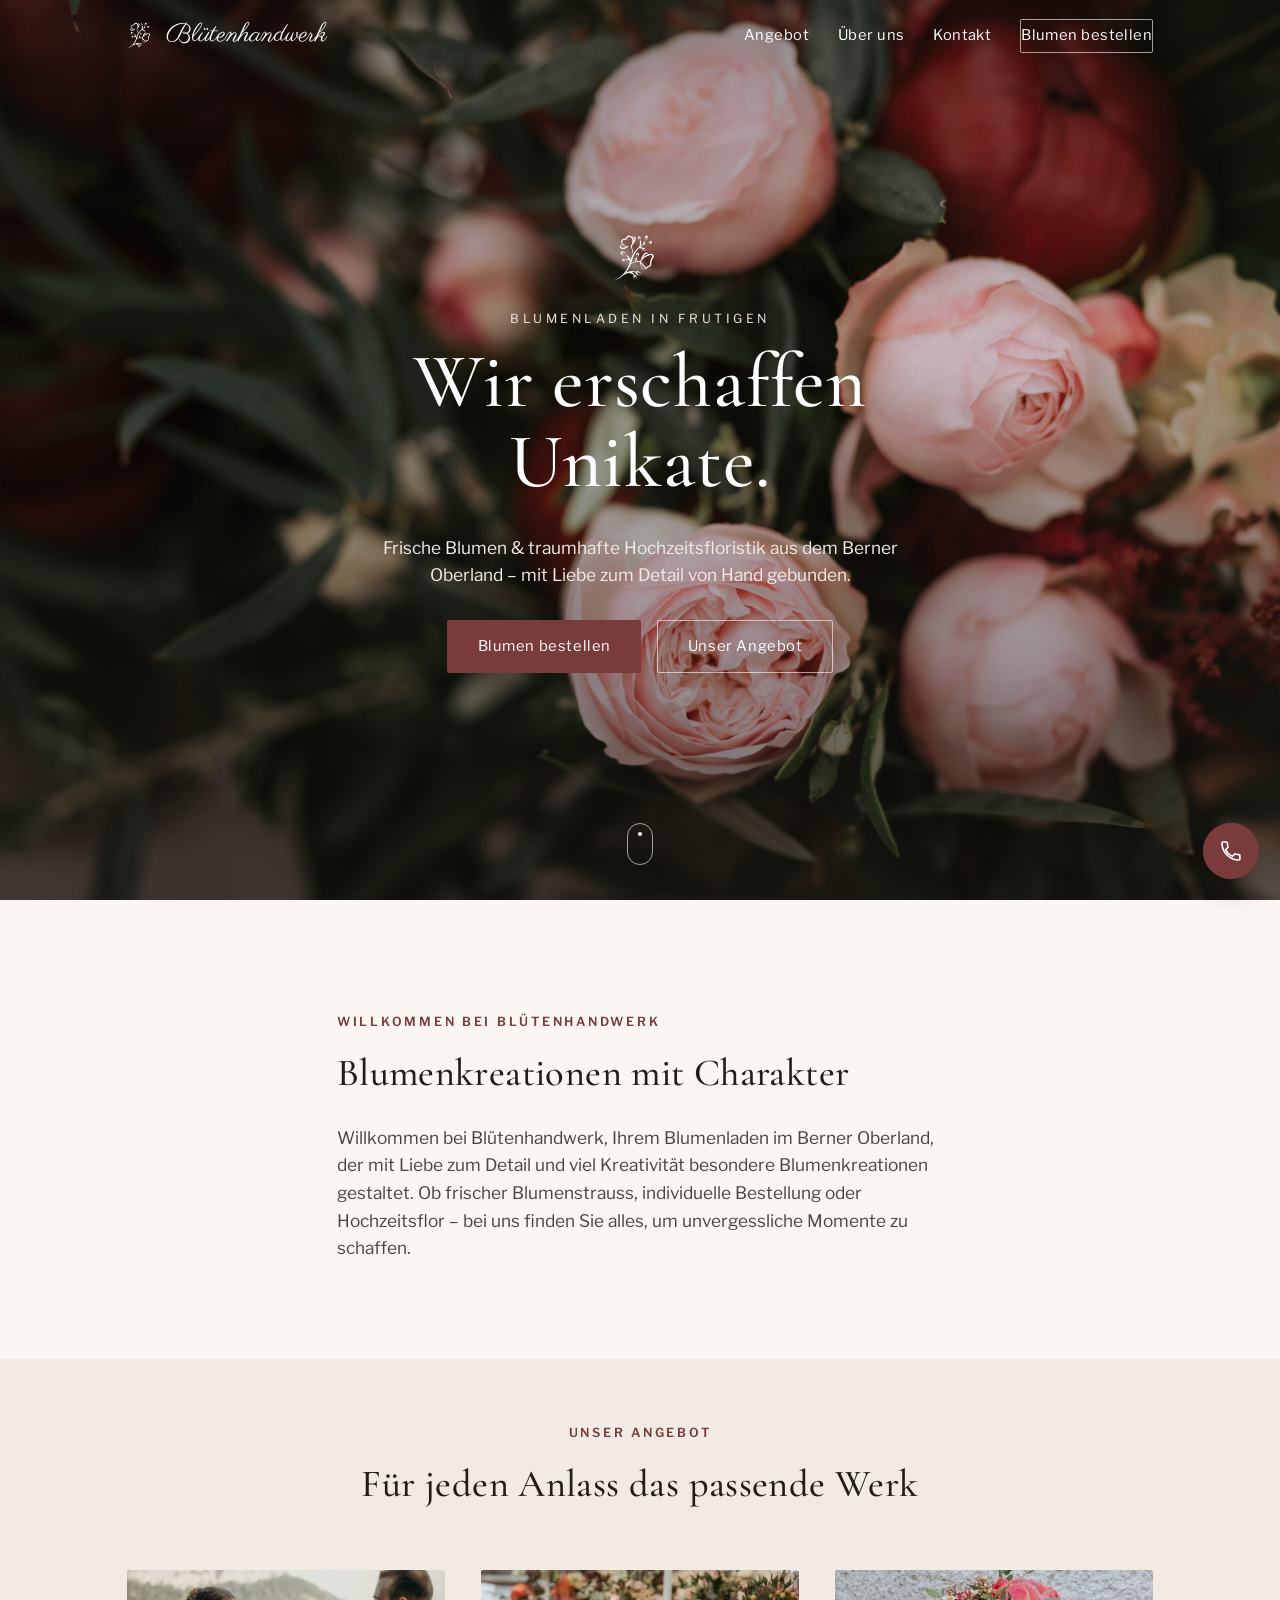
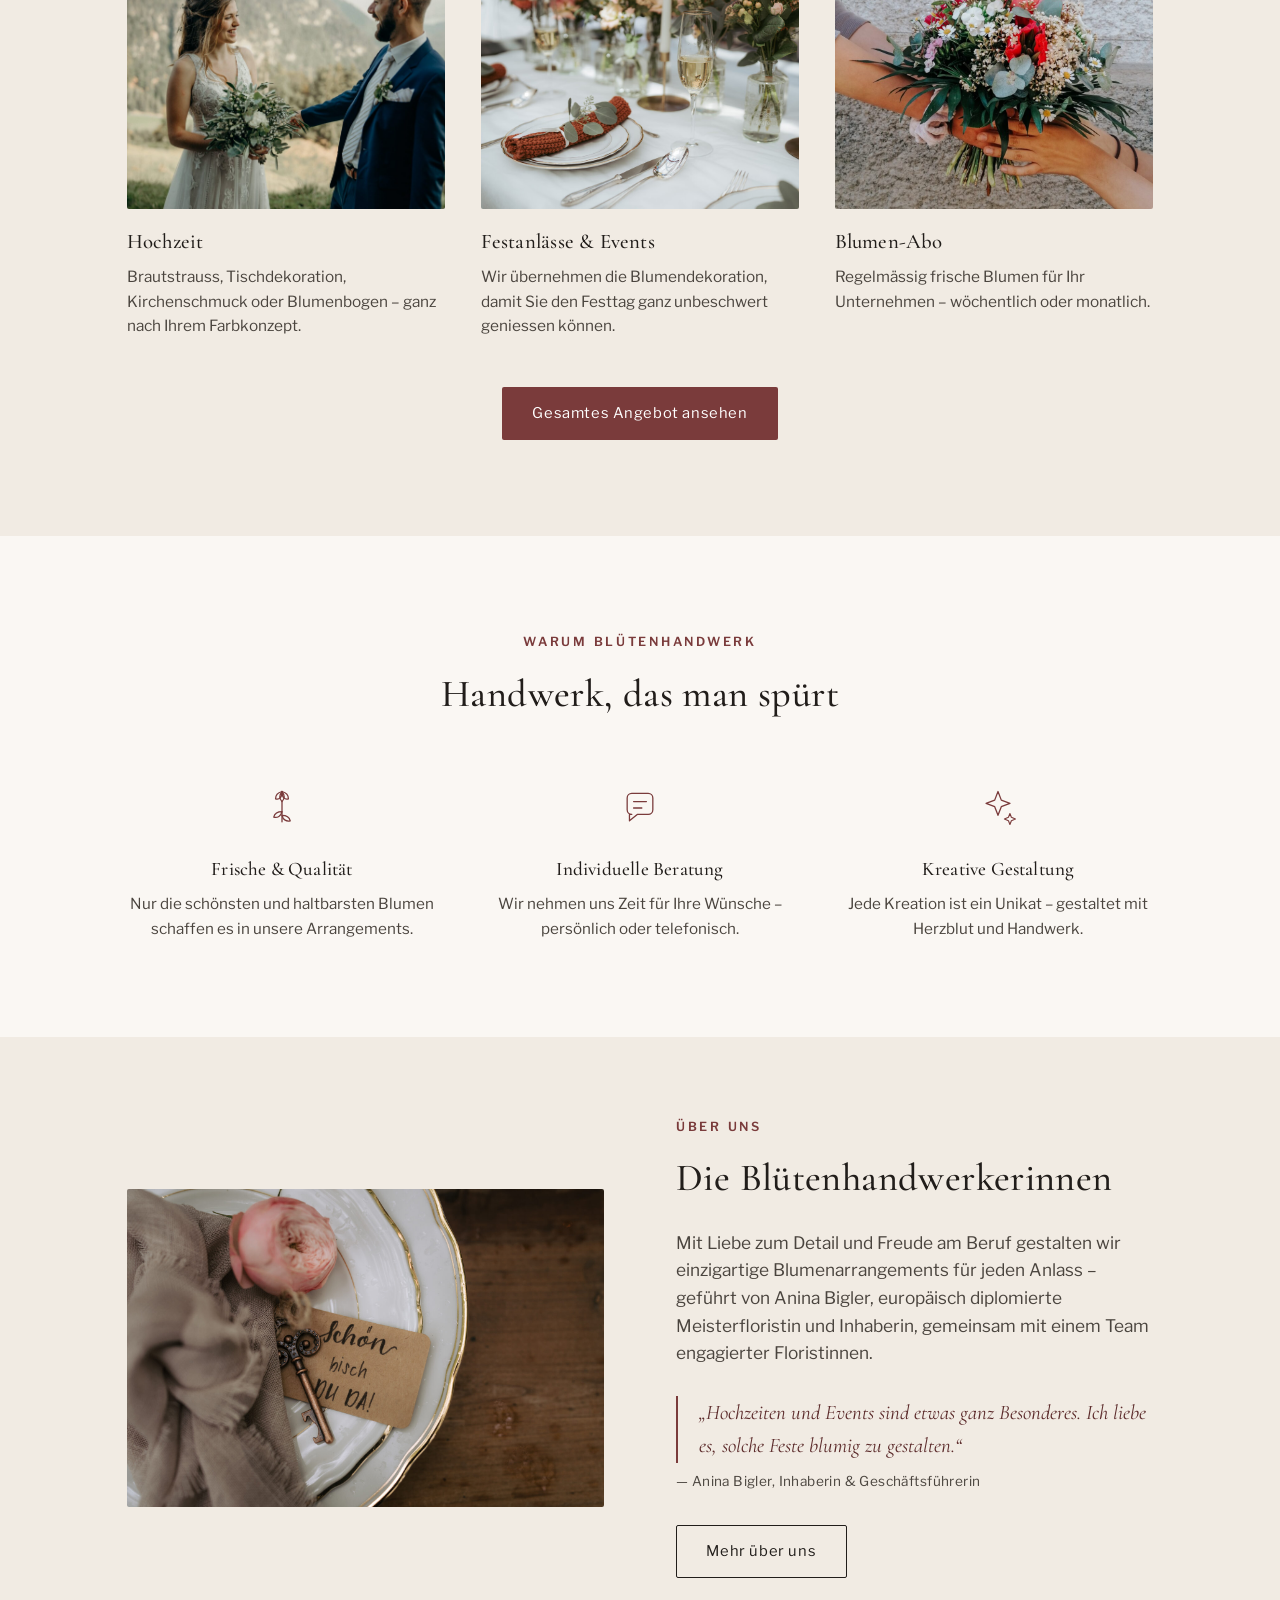
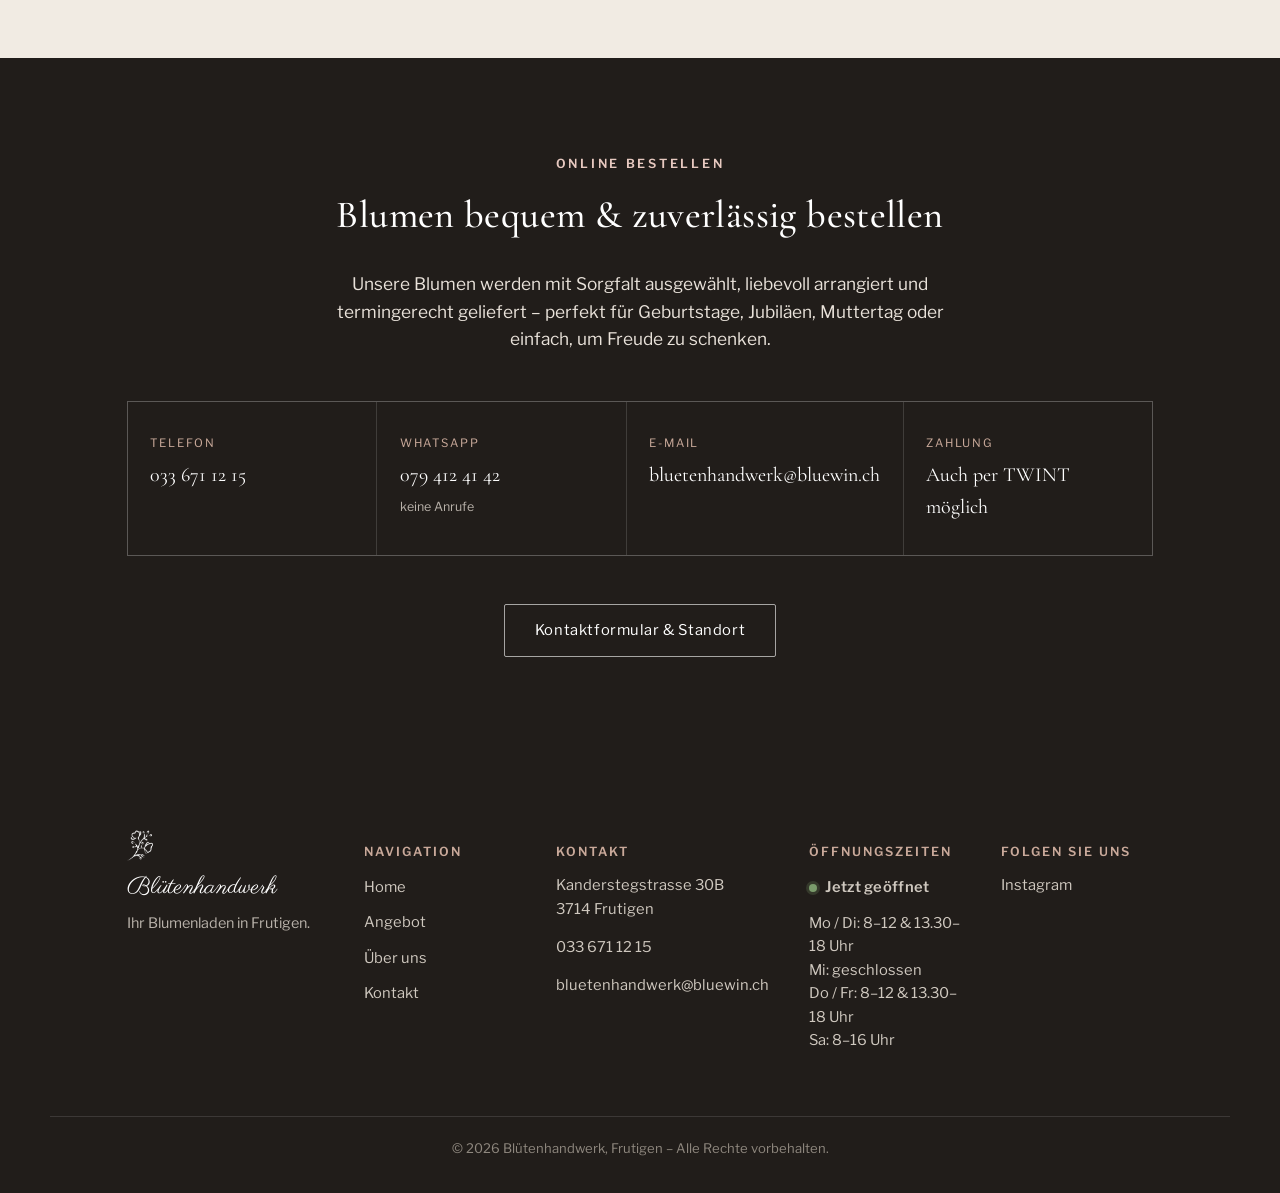
<file: index.html>
<!DOCTYPE html>
<html lang="de">
<head>
<meta charset="UTF-8">
<meta name="viewport" content="width=device-width, initial-scale=1.0">
<title>Blütenhandwerk – Blumenladen in Frutigen | Hochzeitsfloristik &amp; frische Blumen</title>
<meta name="description" content="Blütenhandwerk – Ihr Blumenladen in Frutigen. Frische Blumensträusse, individuelle Hochzeitsfloristik und florale Unikate mit Liebe zum Detail.">
<link rel="canonical" href="index.html">
<link rel="icon" type="image/png" href="assets/img/favicon.png">
<link rel="preconnect" href="https://fonts.googleapis.com">
<link rel="preconnect" href="https://fonts.gstatic.com" crossorigin>
<link href="https://fonts.googleapis.com/css2?family=Libre+Franklin:wght@300;400;500;600;700&family=Cormorant+Garamond:ital,wght@0,400;0,500;0,600;1,400&family=Parisienne&display=swap" rel="stylesheet">
<link rel="stylesheet" href="styles.css">
<script type="application/ld+json">
{
  "@context": "https://schema.org",
  "@type": "Florist",
  "name": "Blütenhandwerk",
  "image": "https://xn--bltenhandwerk-xob.ch/wp-content/uploads/2021/06/cropped-Styled-Shoot-Bluetenhandwerk-18-scaled-1.jpg",
  "telephone": "+41336711215",
  "email": "bluetenhandwerk@bluewin.ch",
  "address": {
    "@type": "PostalAddress",
    "streetAddress": "Kanderstegstrasse 30B",
    "postalCode": "3714",
    "addressLocality": "Frutigen",
    "addressCountry": "CH"
  },
  "openingHoursSpecification": [
    { "@type": "OpeningHoursSpecification", "dayOfWeek": ["Monday","Tuesday","Thursday","Friday"], "opens": "08:00", "closes": "12:00" },
    { "@type": "OpeningHoursSpecification", "dayOfWeek": ["Monday","Tuesday","Thursday","Friday"], "opens": "13:30", "closes": "18:00" },
    { "@type": "OpeningHoursSpecification", "dayOfWeek": "Saturday", "opens": "08:00", "closes": "16:00" }
  ],
  "sameAs": ["https://www.instagram.com/bluetenhandwerk.ch/"]
}
</script>
</head>
<body>

<a class="skip-link" href="#main">Zum Inhalt springen</a>

<header class="site-header" id="siteHeader">
  <div class="header-inner">
    <a href="index.html" class="brand" aria-label="Blütenhandwerk Startseite">
      <img src="assets/img/logo-icon-white.png" alt="" class="brand-icon" aria-hidden="true">
      <span class="brand-word">Blütenhandwerk</span>
    </a>

    <div class="header-actions">
      <nav class="main-nav" id="mainNav" aria-label="Hauptnavigation">
        <a href="angebot.html">Angebot</a>
        <a href="ueber-uns.html">Über uns</a>
        <a href="kontakt.html">Kontakt</a>
        <a href="kontakt.html#bestellen" class="nav-cta">Blumen bestellen</a>
      </nav>

      <button class="nav-toggle" id="navToggle" aria-label="Menü öffnen" aria-expanded="false" aria-controls="mainNav">
        <span></span><span></span><span></span>
      </button>
    </div>
  </div>
  <div class="nav-backdrop" id="navBackdrop" hidden></div>
</header>

<main id="main">

  <section class="hero" id="top">
    <div class="hero-media">
      <img src="assets/img/hero.jpg" alt="Handgebundener Blumenstrauss aus Pfingstrosen und Rosen von Blütenhandwerk" loading="eager">
      <div class="hero-scrim"></div>
    </div>
    <div class="hero-content">
      <img src="assets/img/logo-icon-white.png" alt="" class="hero-icon" aria-hidden="true">
      <p class="eyebrow">Blumenladen in Frutigen</p>
      <h1>Wir erschaffen<br>Unikate.</h1>
      <p class="hero-sub">Frische Blumen &amp; traumhafte Hochzeitsfloristik aus dem Berner Oberland – mit Liebe zum Detail von Hand gebunden.</p>
      <div class="hero-actions">
        <a href="kontakt.html#bestellen" class="btn btn-primary">Blumen bestellen</a>
        <a href="angebot.html" class="btn btn-ghost">Unser Angebot</a>
      </div>
    </div>
    <a href="#intro" class="scroll-hint" aria-label="Nach unten scrollen"><span></span></a>
  </section>

  <section class="intro reveal" id="intro">
    <div class="container narrow">
      <p class="kicker">Willkommen bei Blütenhandwerk</p>
      <h2>Blumenkreationen mit Charakter</h2>
      <p class="lead">Willkommen bei Blütenhandwerk, Ihrem Blumenladen im Berner Oberland, der mit Liebe zum Detail und viel Kreativität besondere Blumenkreationen gestaltet. Ob frischer Blumenstrauss, individuelle Bestellung oder Hochzeitsflor – bei uns finden Sie alles, um unvergessliche Momente zu schaffen.</p>
    </div>
  </section>

  <section class="angebot" id="angebot">
    <div class="container">
      <p class="kicker center">Unser Angebot</p>
      <h2 class="center reveal">Für jeden Anlass das passende Werk</h2>

      <div class="angebot-grid">
        <article class="angebot-card reveal">
          <div class="angebot-img"><img src="assets/img/angebot-hochzeit.jpg" alt="Brautstrauss mit Rosen und Pfingstrosen" loading="lazy"></div>
          <h3>Hochzeit</h3>
          <p>Brautstrauss, Tischdekoration, Kirchenschmuck oder Blumenbogen – ganz nach Ihrem Farbkonzept.</p>
        </article>

        <article class="angebot-card reveal">
          <div class="angebot-img"><img src="assets/img/angebot-events.jpg" alt="Florale Dekoration für Festanlässe" loading="lazy"></div>
          <h3>Festanlässe &amp; Events</h3>
          <p>Wir übernehmen die Blumendekoration, damit Sie den Festtag ganz unbeschwert geniessen können.</p>
        </article>

        <article class="angebot-card reveal">
          <div class="angebot-img"><img src="assets/img/angebot-abo.jpg" alt="Wöchentliches Blumen-Abo" loading="lazy"></div>
          <h3>Blumen-Abo</h3>
          <p>Regelmässig frische Blumen für Ihr Unternehmen – wöchentlich oder monatlich.</p>
        </article>
      </div>

      <div class="section-cta reveal">
        <a href="angebot.html" class="btn btn-primary">Gesamtes Angebot ansehen</a>
      </div>
    </div>
  </section>

  <section class="warum" id="warum">
    <div class="container">
      <p class="kicker center">Warum Blütenhandwerk</p>
      <h2 class="center reveal">Handwerk, das man spürt</h2>

      <div class="warum-grid">
        <div class="warum-item reveal">
          <svg class="warum-icon" viewBox="0 0 48 48" fill="none" xmlns="http://www.w3.org/2000/svg" aria-hidden="true">
            <path d="M24 6c3 4 3 8 0 11-3-3-3-7 0-11Z" stroke="currentColor" stroke-width="1.4" stroke-linejoin="round"/>
            <path d="M24 6c-4 1-7 4-7 8 4 1 7-1 7-8Z" stroke="currentColor" stroke-width="1.4" stroke-linejoin="round"/>
            <path d="M24 6c4 1 7 4 7 8-4 1-7-1-7-8Z" stroke="currentColor" stroke-width="1.4" stroke-linejoin="round"/>
            <path d="M24 17v22" stroke="currentColor" stroke-width="1.4" stroke-linecap="round"/>
            <path d="M24 28c-4 0-8 2-9 6 4 1 8-1 9-6Z" stroke="currentColor" stroke-width="1.4" stroke-linejoin="round"/>
            <path d="M24 32c4 0 8 2 9 6-4 1-8-1-9-6Z" stroke="currentColor" stroke-width="1.4" stroke-linejoin="round"/>
          </svg>
          <h3>Frische &amp; Qualität</h3>
          <p>Nur die schönsten und haltbarsten Blumen schaffen es in unsere Arrangements.</p>
        </div>

        <div class="warum-item reveal">
          <svg class="warum-icon" viewBox="0 0 48 48" fill="none" xmlns="http://www.w3.org/2000/svg" aria-hidden="true">
            <path d="M10 13a5 5 0 0 1 5-5h18a5 5 0 0 1 5 5v13a5 5 0 0 1-5 5H21l-8.5 7v-7H15a5 5 0 0 1-5-5V13Z" stroke="currentColor" stroke-width="1.4" stroke-linejoin="round"/>
            <path d="M17 17h14M17 24h9" stroke="currentColor" stroke-width="1.4" stroke-linecap="round"/>
          </svg>
          <h3>Individuelle Beratung</h3>
          <p>Wir nehmen uns Zeit für Ihre Wünsche – persönlich oder telefonisch.</p>
        </div>

        <div class="warum-item reveal">
          <svg class="warum-icon" viewBox="0 0 48 48" fill="none" xmlns="http://www.w3.org/2000/svg" aria-hidden="true">
            <path d="M24 6l3.6 9.4L37 19l-9.4 3.6L24 32l-3.6-9.4L11 19l9.4-3.6L24 6Z" stroke="currentColor" stroke-width="1.4" stroke-linejoin="round"/>
            <path d="M37 30l1.6 4.1L43 36l-4.4 1.9L37 42l-1.6-4.1L31 36l4.4-1.9L37 30Z" stroke="currentColor" stroke-width="1.2" stroke-linejoin="round"/>
          </svg>
          <h3>Kreative Gestaltung</h3>
          <p>Jede Kreation ist ein Unikat – gestaltet mit Herzblut und Handwerk.</p>
        </div>
      </div>
    </div>
  </section>

  <section class="about" id="ueber-uns">
    <div class="container about-grid">
      <div class="about-media reveal">
        <img src="assets/img/about.jpg" alt="Floristin von Blütenhandwerk bei der Arbeit" loading="lazy">
      </div>
      <div class="about-copy reveal">
        <p class="kicker">Über uns</p>
        <h2>Die Blütenhandwerkerinnen</h2>
        <p class="lead">Mit Liebe zum Detail und Freude am Beruf gestalten wir einzigartige Blumenarrangements für jeden Anlass – geführt von Anina Bigler, europäisch diplomierte Meisterfloristin und Inhaberin, gemeinsam mit einem Team engagierter Floristinnen.</p>
        <blockquote>„Hochzeiten und Events sind etwas ganz Besonderes. Ich liebe es, solche Feste blumig zu gestalten.“</blockquote>
        <p class="quote-attr">— Anina Bigler, Inhaberin &amp; Geschäftsführerin</p>
        <div class="section-cta" style="margin-top:2em; text-align:left;">
          <a href="ueber-uns.html" class="btn btn-ghost-dark">Mehr über uns</a>
        </div>
      </div>
    </div>
  </section>

  <section class="bestellen" id="bestellen">
    <div class="container">
      <p class="kicker center light">Online bestellen</p>
      <h2 class="center reveal light">Blumen bequem &amp; zuverlässig bestellen</h2>
      <p class="center lead light reveal">Unsere Blumen werden mit Sorgfalt ausgewählt, liebevoll arrangiert und termingerecht geliefert – perfekt für Geburtstage, Jubiläen, Muttertag oder einfach, um Freude zu schenken.</p>

      <div class="bestellen-grid reveal">
        <a class="bestellen-item" href="tel:+41336711215">
          <span class="bestellen-label">Telefon</span>
          <span class="bestellen-value">033 671 12 15</span>
        </a>
        <a class="bestellen-item" href="https://wa.me/41794124142" target="_blank" rel="noopener">
          <span class="bestellen-label">WhatsApp</span>
          <span class="bestellen-value">079 412 41 42</span>
          <span class="bestellen-note">keine Anrufe</span>
        </a>
        <a class="bestellen-item" href="mailto:bluetenhandwerk@bluewin.ch">
          <span class="bestellen-label">E-Mail</span>
          <span class="bestellen-value">bluetenhandwerk@bluewin.ch</span>
        </a>
        <div class="bestellen-item">
          <span class="bestellen-label">Zahlung</span>
          <span class="bestellen-value">Auch per TWINT möglich</span>
        </div>
      </div>

      <div class="section-cta reveal">
        <a href="kontakt.html" class="btn btn-ghost">Kontaktformular &amp; Standort</a>
      </div>
    </div>
  </section>

</main>

<footer class="site-footer">
  <div class="container footer-grid">
    <div class="footer-brand">
      <img src="assets/img/logo-icon-white.png" alt="" class="footer-icon" aria-hidden="true">
      <span class="brand-word">Blütenhandwerk</span>
      <p>Ihr Blumenladen in Frutigen.</p>
    </div>

    <div class="footer-col">
      <h4>Navigation</h4>
      <ul>
        <li><a href="index.html">Home</a></li>
        <li><a href="angebot.html">Angebot</a></li>
        <li><a href="ueber-uns.html">Über uns</a></li>
        <li><a href="kontakt.html">Kontakt</a></li>
      </ul>
    </div>

    <div class="footer-col">
      <h4>Kontakt</h4>
      <p>Kanderstegstrasse 30B<br>3714 Frutigen</p>
      <p><a href="tel:+41336711215">033 671 12 15</a></p>
      <p><a href="mailto:bluetenhandwerk@bluewin.ch">bluetenhandwerk@bluewin.ch</a></p>
    </div>

    <div class="footer-col">
      <h4>Öffnungszeiten</h4>
      <p class="open-status" data-open-status style="margin-bottom:.8em;"></p>
      <p>Mo / Di: 8–12 &amp; 13.30–18 Uhr<br>
      Mi: geschlossen<br>
      Do / Fr: 8–12 &amp; 13.30–18 Uhr<br>
      Sa: 8–16 Uhr</p>
    </div>

    <div class="footer-col">
      <h4>Folgen Sie uns</h4>
      <p><a href="https://www.instagram.com/bluetenhandwerk.ch/" target="_blank" rel="noopener">Instagram</a></p>
    </div>
  </div>
  <div class="footer-bottom">
    <p>&copy; <span id="year"></span> Blütenhandwerk, Frutigen – Alle Rechte vorbehalten.</p>
  </div>
</footer>

<a href="tel:+41336711215" class="phone-fab" aria-label="Jetzt anrufen: 033 671 12 15">
  <svg viewBox="0 0 24 24" fill="none" xmlns="http://www.w3.org/2000/svg" aria-hidden="true">
    <path d="M6.6 10.8c1.4 2.8 3.8 5.2 6.6 6.6l2.2-2.2c.3-.3.7-.4 1-.2 1.1.4 2.3.6 3.5.6.6 0 1 .4 1 1V20c0 .6-.4 1-1 1C10.6 21 3 13.4 3 4c0-.6.4-1 1-1h3.4c.6 0 1 .4 1 1 0 1.2.2 2.4.6 3.5.1.4 0 .8-.2 1l-2.2 2.3Z" stroke="currentColor" stroke-width="1.6" stroke-linejoin="round" stroke-linecap="round"/>
  </svg>
</a>

<script src="script.js"></script>
</body>
</html>
</file>
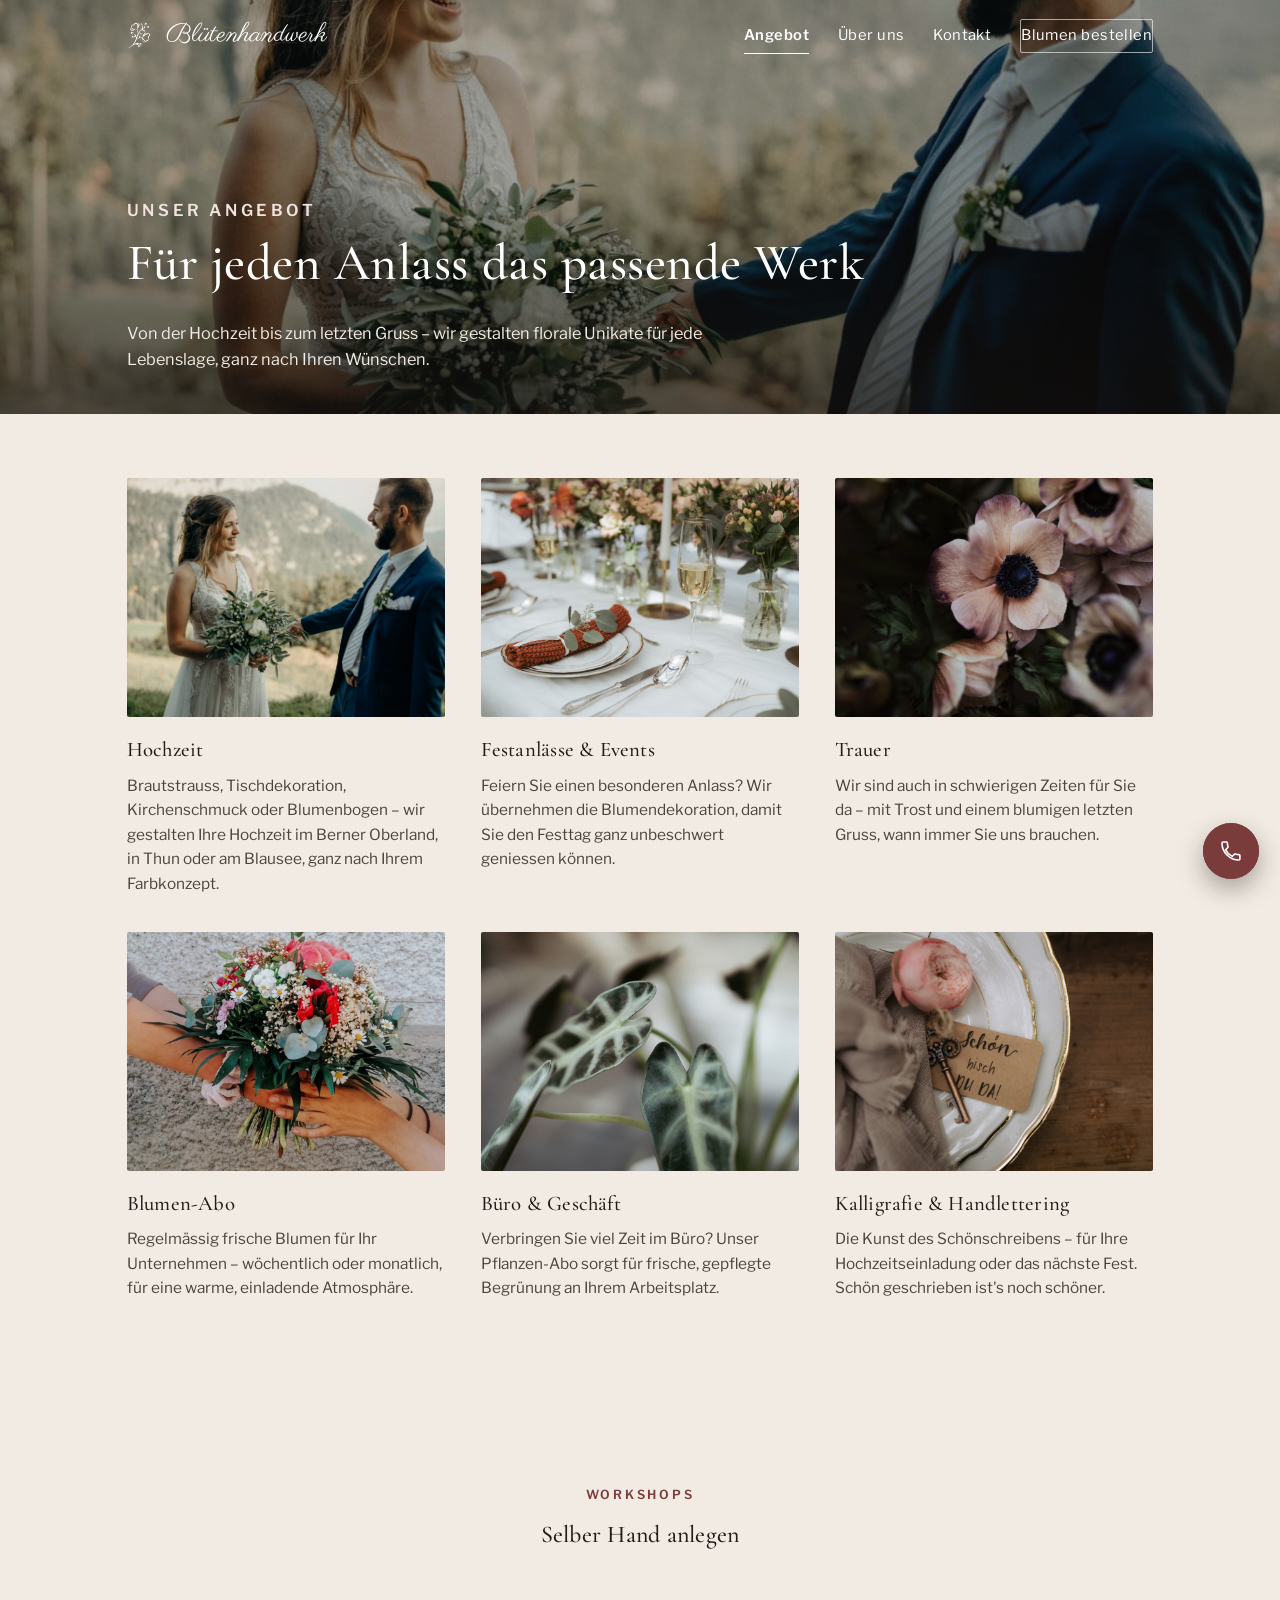
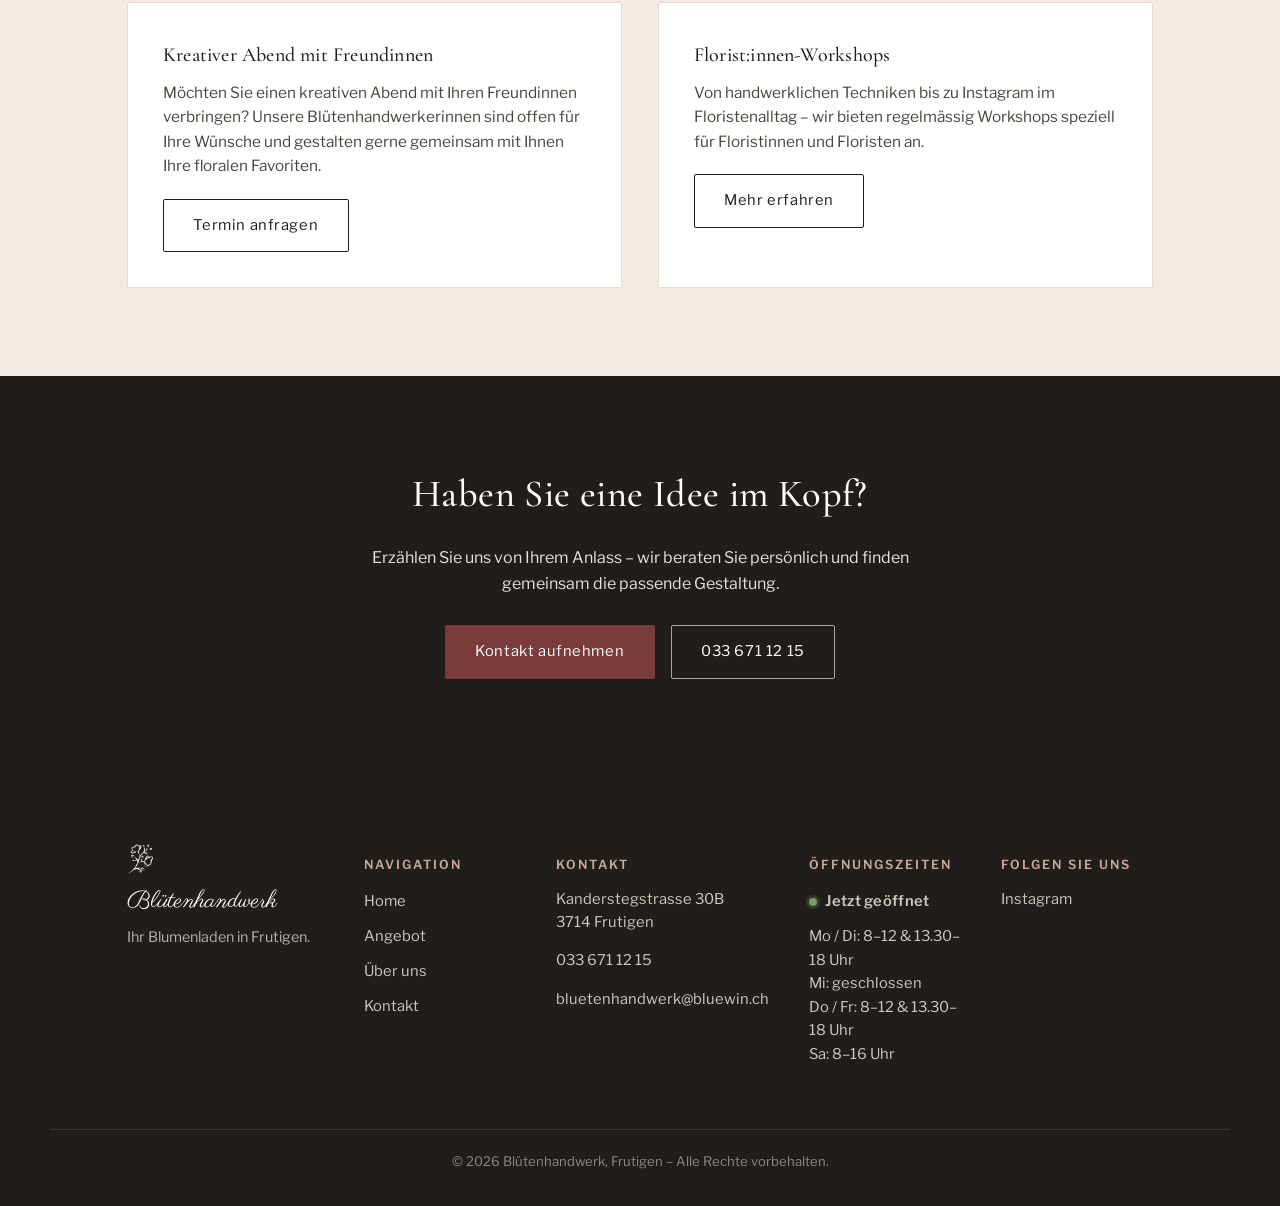
<file: angebot.html>
<!DOCTYPE html>
<html lang="de">
<head>
<meta charset="UTF-8">
<meta name="viewport" content="width=device-width, initial-scale=1.0">
<title>Unser Angebot – Hochzeit, Trauer, Events &amp; mehr | Blütenhandwerk</title>
<meta name="description" content="Hochzeitsfloristik, Trauerfloristik, Festanlässe, Blumen-Abo, Büro-Begrünung und Kalligrafie – das Angebot von Blütenhandwerk, Ihrem Blumenladen in Frutigen.">
<link rel="canonical" href="angebot.html">
<link rel="icon" type="image/png" href="assets/img/favicon.png">
<link rel="preconnect" href="https://fonts.googleapis.com">
<link rel="preconnect" href="https://fonts.gstatic.com" crossorigin>
<link href="https://fonts.googleapis.com/css2?family=Libre+Franklin:wght@300;400;500;600;700&family=Cormorant+Garamond:ital,wght@0,400;0,500;0,600;1,400&family=Parisienne&display=swap" rel="stylesheet">
<link rel="stylesheet" href="styles.css">
</head>
<body>

<a class="skip-link" href="#main">Zum Inhalt springen</a>

<header class="site-header" id="siteHeader">
  <div class="header-inner">
    <a href="index.html" class="brand" aria-label="Blütenhandwerk Startseite">
      <img src="assets/img/logo-icon-white.png" alt="" class="brand-icon" aria-hidden="true">
      <span class="brand-word">Blütenhandwerk</span>
    </a>

    <div class="header-actions">
      <nav class="main-nav" id="mainNav" aria-label="Hauptnavigation">
        <a href="angebot.html" class="current">Angebot</a>
        <a href="ueber-uns.html">Über uns</a>
        <a href="kontakt.html">Kontakt</a>
        <a href="kontakt.html#bestellen" class="nav-cta">Blumen bestellen</a>
      </nav>

      <button class="nav-toggle" id="navToggle" aria-label="Menü öffnen" aria-expanded="false" aria-controls="mainNav">
        <span></span><span></span><span></span>
      </button>
    </div>
  </div>
  <div class="nav-backdrop" id="navBackdrop" hidden></div>
</header>

<main id="main">

  <section class="page-banner">
    <img src="assets/img/angebot-hochzeit.jpg" alt="Brautstrauss von Blütenhandwerk">
    <div class="page-banner-scrim"></div>
    <div class="page-banner-content">
      <p class="kicker">Unser Angebot</p>
      <h1>Für jeden Anlass das passende Werk</h1>
      <p>Von der Hochzeit bis zum letzten Gruss – wir gestalten florale Unikate für jede Lebenslage, ganz nach Ihren Wünschen.</p>
    </div>
  </section>

  <section class="angebot" id="angebot">
    <div class="container">
      <div class="angebot-grid">
        <article class="angebot-card reveal">
          <div class="angebot-img"><img src="assets/img/angebot-hochzeit.jpg" alt="Brautstrauss mit Rosen und Pfingstrosen" loading="lazy"></div>
          <h3>Hochzeit</h3>
          <p>Brautstrauss, Tischdekoration, Kirchenschmuck oder Blumenbogen – wir gestalten Ihre Hochzeit im Berner Oberland, in Thun oder am Blausee, ganz nach Ihrem Farbkonzept.</p>
        </article>

        <article class="angebot-card reveal">
          <div class="angebot-img"><img src="assets/img/angebot-events.jpg" alt="Florale Dekoration für Festanlässe" loading="lazy"></div>
          <h3>Festanlässe &amp; Events</h3>
          <p>Feiern Sie einen besonderen Anlass? Wir übernehmen die Blumendekoration, damit Sie den Festtag ganz unbeschwert geniessen können.</p>
        </article>

        <article class="angebot-card reveal">
          <div class="angebot-img"><img src="assets/img/angebot-trauer.jpg" alt="Trauerfloristik und Kranzschmuck" loading="lazy"></div>
          <h3>Trauer</h3>
          <p>Wir sind auch in schwierigen Zeiten für Sie da – mit Trost und einem blumigen letzten Gruss, wann immer Sie uns brauchen.</p>
        </article>

        <article class="angebot-card reveal">
          <div class="angebot-img"><img src="assets/img/angebot-abo.jpg" alt="Wöchentliches Blumen-Abo" loading="lazy"></div>
          <h3>Blumen-Abo</h3>
          <p>Regelmässig frische Blumen für Ihr Unternehmen – wöchentlich oder monatlich, für eine warme, einladende Atmosphäre.</p>
        </article>

        <article class="angebot-card reveal">
          <div class="angebot-img"><img src="assets/img/angebot-buero.jpg" alt="Pflanzenbegrünung im Büro" loading="lazy"></div>
          <h3>Büro &amp; Geschäft</h3>
          <p>Verbringen Sie viel Zeit im Büro? Unser Pflanzen-Abo sorgt für frische, gepflegte Begrünung an Ihrem Arbeitsplatz.</p>
        </article>

        <article class="angebot-card reveal">
          <div class="angebot-img"><img src="assets/img/angebot-kalligrafie.jpg" alt="Moderne Kalligrafie und Handlettering" loading="lazy"></div>
          <h3>Kalligrafie &amp; Handlettering</h3>
          <p>Die Kunst des Schönschreibens – für Ihre Hochzeitseinladung oder das nächste Fest. Schön geschrieben ist's noch schöner.</p>
        </article>
      </div>
    </div>
  </section>

  <section class="workshop" id="workshops">
    <div class="container">
      <p class="kicker center">Workshops</p>
      <h2 class="center reveal">Selber Hand anlegen</h2>

      <div class="workshop-grid">
        <div class="workshop-card reveal">
          <h3>Kreativer Abend mit Freundinnen</h3>
          <p>Möchten Sie einen kreativen Abend mit Ihren Freundinnen verbringen? Unsere Blütenhandwerkerinnen sind offen für Ihre Wünsche und gestalten gerne gemeinsam mit Ihnen Ihre floralen Favoriten.</p>
          <a href="kontakt.html" class="btn btn-ghost-dark">Termin anfragen</a>
        </div>

        <div class="workshop-card reveal">
          <h3>Florist:innen-Workshops</h3>
          <p>Von handwerklichen Techniken bis zu Instagram im Floristenalltag – wir bieten regelmässig Workshops speziell für Floristinnen und Floristen an.</p>
          <a href="kontakt.html" class="btn btn-ghost-dark">Mehr erfahren</a>
        </div>
      </div>
    </div>
  </section>

  <section class="cta-banner">
    <div class="container">
      <h2>Haben Sie eine Idee im Kopf?</h2>
      <p>Erzählen Sie uns von Ihrem Anlass – wir beraten Sie persönlich und finden gemeinsam die passende Gestaltung.</p>
      <div class="btn-actions">
        <a href="kontakt.html" class="btn btn-primary">Kontakt aufnehmen</a>
        <a href="tel:+41336711215" class="btn btn-ghost">033 671 12 15</a>
      </div>
    </div>
  </section>

</main>

<footer class="site-footer">
  <div class="container footer-grid">
    <div class="footer-brand">
      <img src="assets/img/logo-icon-white.png" alt="" class="footer-icon" aria-hidden="true">
      <span class="brand-word">Blütenhandwerk</span>
      <p>Ihr Blumenladen in Frutigen.</p>
    </div>

    <div class="footer-col">
      <h4>Navigation</h4>
      <ul>
        <li><a href="index.html">Home</a></li>
        <li><a href="angebot.html">Angebot</a></li>
        <li><a href="ueber-uns.html">Über uns</a></li>
        <li><a href="kontakt.html">Kontakt</a></li>
      </ul>
    </div>

    <div class="footer-col">
      <h4>Kontakt</h4>
      <p>Kanderstegstrasse 30B<br>3714 Frutigen</p>
      <p><a href="tel:+41336711215">033 671 12 15</a></p>
      <p><a href="mailto:bluetenhandwerk@bluewin.ch">bluetenhandwerk@bluewin.ch</a></p>
    </div>

    <div class="footer-col">
      <h4>Öffnungszeiten</h4>
      <p class="open-status" data-open-status style="margin-bottom:.8em;"></p>
      <p>Mo / Di: 8–12 &amp; 13.30–18 Uhr<br>
      Mi: geschlossen<br>
      Do / Fr: 8–12 &amp; 13.30–18 Uhr<br>
      Sa: 8–16 Uhr</p>
    </div>

    <div class="footer-col">
      <h4>Folgen Sie uns</h4>
      <p><a href="https://www.instagram.com/bluetenhandwerk.ch/" target="_blank" rel="noopener">Instagram</a></p>
    </div>
  </div>
  <div class="footer-bottom">
    <p>&copy; <span id="year"></span> Blütenhandwerk, Frutigen – Alle Rechte vorbehalten.</p>
  </div>
</footer>

<a href="tel:+41336711215" class="phone-fab" aria-label="Jetzt anrufen: 033 671 12 15">
  <svg viewBox="0 0 24 24" fill="none" xmlns="http://www.w3.org/2000/svg" aria-hidden="true">
    <path d="M6.6 10.8c1.4 2.8 3.8 5.2 6.6 6.6l2.2-2.2c.3-.3.7-.4 1-.2 1.1.4 2.3.6 3.5.6.6 0 1 .4 1 1V20c0 .6-.4 1-1 1C10.6 21 3 13.4 3 4c0-.6.4-1 1-1h3.4c.6 0 1 .4 1 1 0 1.2.2 2.4.6 3.5.1.4 0 .8-.2 1l-2.2 2.3Z" stroke="currentColor" stroke-width="1.6" stroke-linejoin="round" stroke-linecap="round"/>
  </svg>
</a>

<script src="script.js"></script>
</body>
</html>
</file>
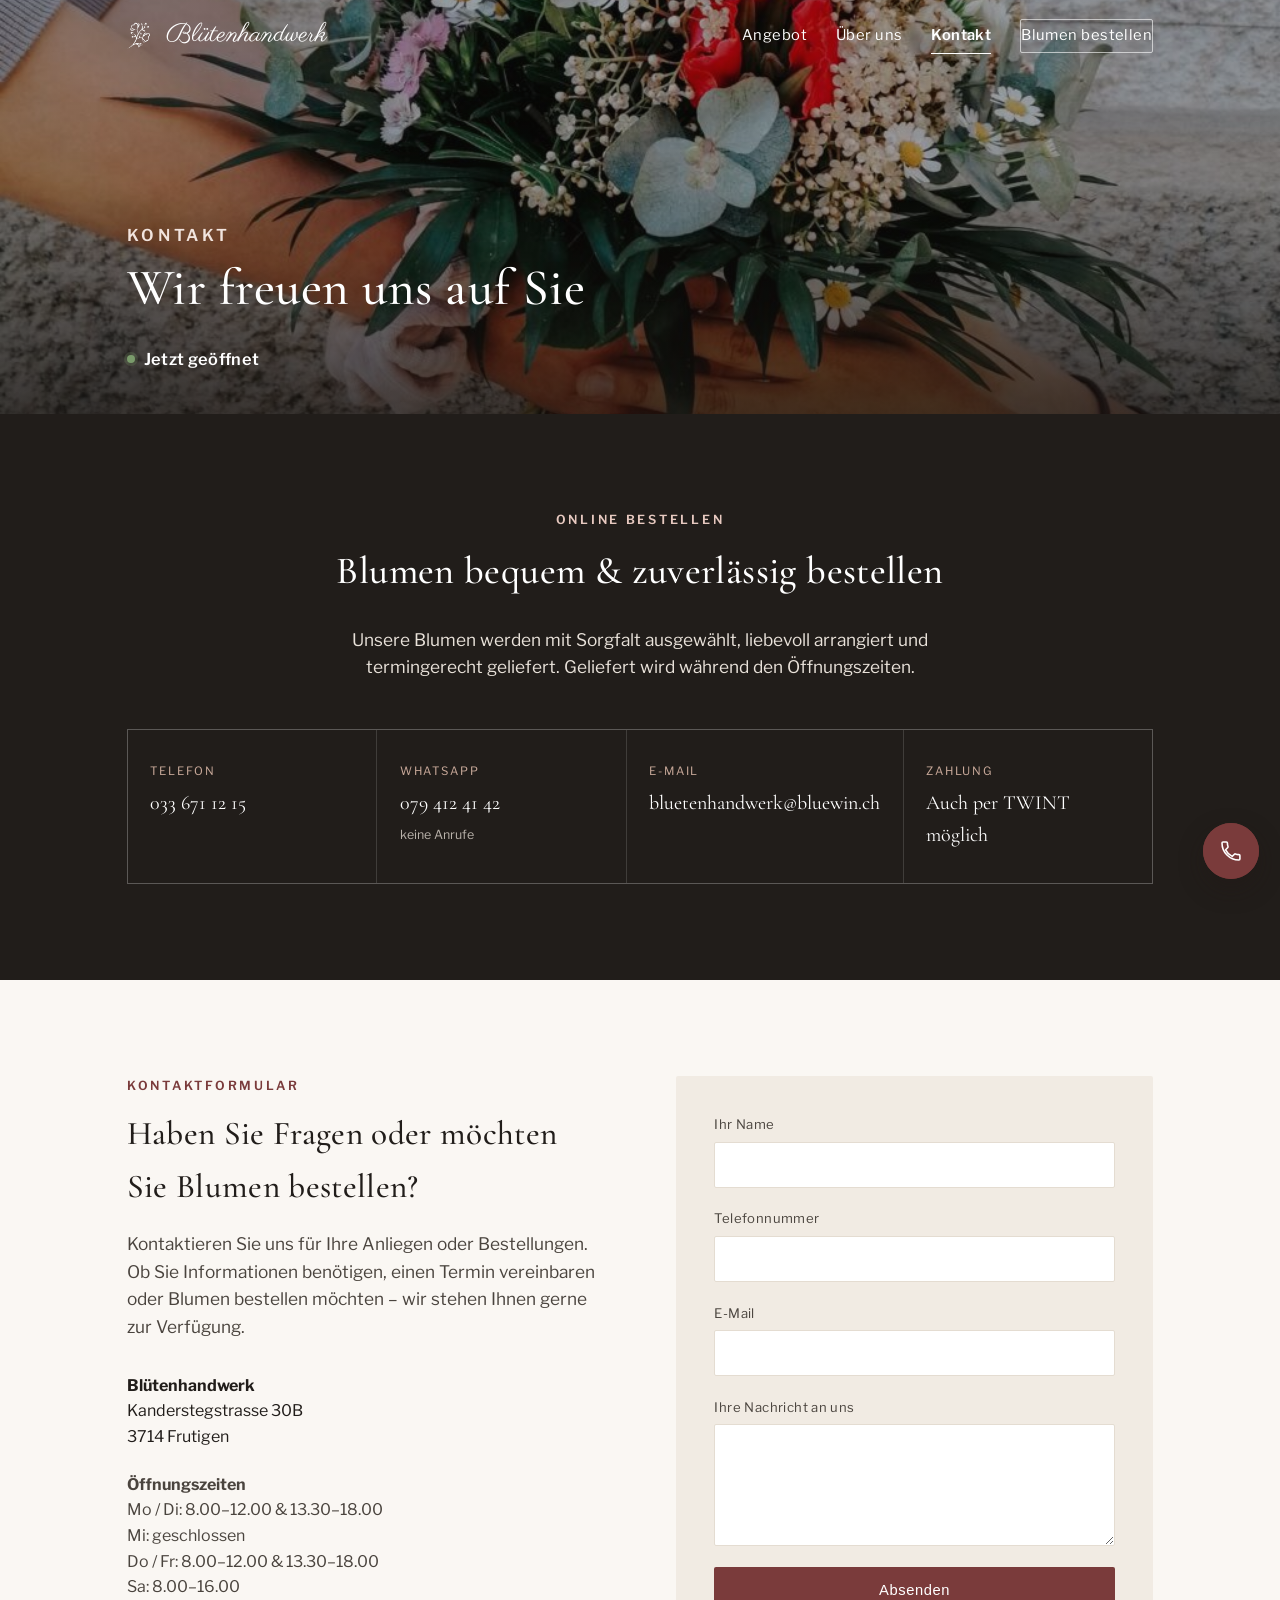
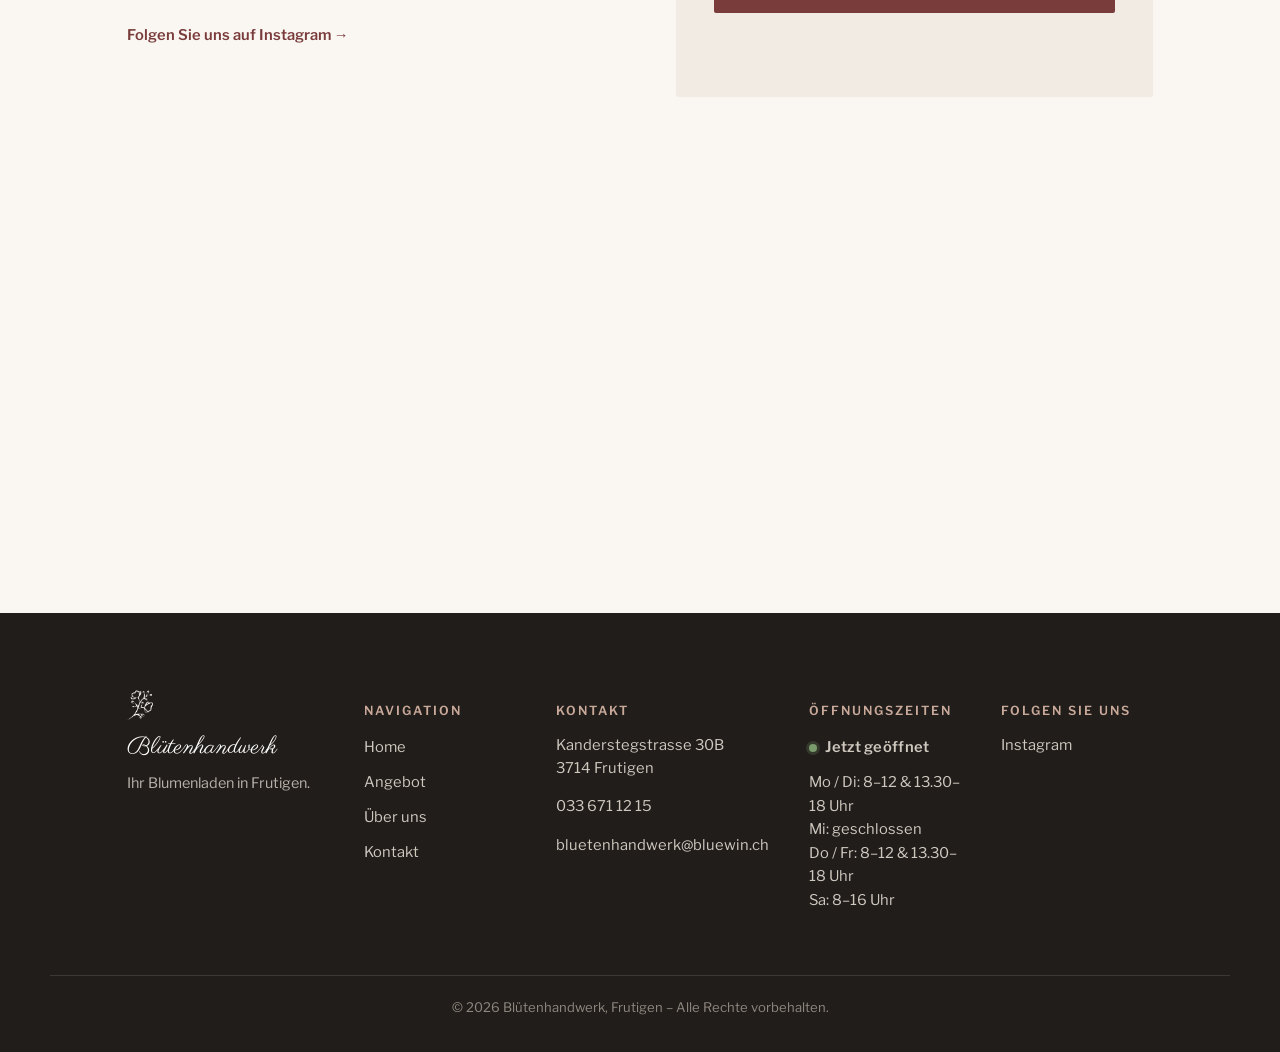
<file: kontakt.html>
<!DOCTYPE html>
<html lang="de">
<head>
<meta charset="UTF-8">
<meta name="viewport" content="width=device-width, initial-scale=1.0">
<title>Kontakt &amp; Bestellen | Blütenhandwerk Frutigen</title>
<meta name="description" content="Blumen bestellen per Telefon, WhatsApp oder E-Mail, Kontaktformular, Öffnungszeiten und Standort von Blütenhandwerk in Frutigen.">
<link rel="canonical" href="kontakt.html">
<link rel="icon" type="image/png" href="assets/img/favicon.png">
<link rel="preconnect" href="https://fonts.googleapis.com">
<link rel="preconnect" href="https://fonts.gstatic.com" crossorigin>
<link href="https://fonts.googleapis.com/css2?family=Libre+Franklin:wght@300;400;500;600;700&family=Cormorant+Garamond:ital,wght@0,400;0,500;0,600;1,400&family=Parisienne&display=swap" rel="stylesheet">
<link rel="stylesheet" href="styles.css">
</head>
<body>

<a class="skip-link" href="#main">Zum Inhalt springen</a>

<header class="site-header" id="siteHeader">
  <div class="header-inner">
    <a href="index.html" class="brand" aria-label="Blütenhandwerk Startseite">
      <img src="assets/img/logo-icon-white.png" alt="" class="brand-icon" aria-hidden="true">
      <span class="brand-word">Blütenhandwerk</span>
    </a>

    <div class="header-actions">
      <nav class="main-nav" id="mainNav" aria-label="Hauptnavigation">
        <a href="angebot.html">Angebot</a>
        <a href="ueber-uns.html">Über uns</a>
        <a href="kontakt.html" class="current">Kontakt</a>
        <a href="kontakt.html#bestellen" class="nav-cta">Blumen bestellen</a>
      </nav>

      <button class="nav-toggle" id="navToggle" aria-label="Menü öffnen" aria-expanded="false" aria-controls="mainNav">
        <span></span><span></span><span></span>
      </button>
    </div>
  </div>
  <div class="nav-backdrop" id="navBackdrop" hidden></div>
</header>

<main id="main">

  <section class="page-banner">
    <img src="assets/img/angebot-abo.jpg" alt="Frischer Blumenstrauss von Blütenhandwerk">
    <div class="page-banner-scrim"></div>
    <div class="page-banner-content">
      <p class="kicker">Kontakt</p>
      <h1>Wir freuen uns auf Sie</h1>
      <p class="open-status" data-open-status style="color:#fff;"></p>
    </div>
  </section>

  <section class="bestellen" id="bestellen">
    <div class="container">
      <p class="kicker center light">Online bestellen</p>
      <h2 class="center reveal light">Blumen bequem &amp; zuverlässig bestellen</h2>
      <p class="center lead light reveal">Unsere Blumen werden mit Sorgfalt ausgewählt, liebevoll arrangiert und termingerecht geliefert. Geliefert wird während den Öffnungszeiten.</p>

      <div class="bestellen-grid reveal">
        <a class="bestellen-item" href="tel:+41336711215">
          <span class="bestellen-label">Telefon</span>
          <span class="bestellen-value">033 671 12 15</span>
        </a>
        <a class="bestellen-item" href="https://wa.me/41794124142" target="_blank" rel="noopener">
          <span class="bestellen-label">WhatsApp</span>
          <span class="bestellen-value">079 412 41 42</span>
          <span class="bestellen-note">keine Anrufe</span>
        </a>
        <a class="bestellen-item" href="mailto:bluetenhandwerk@bluewin.ch">
          <span class="bestellen-label">E-Mail</span>
          <span class="bestellen-value">bluetenhandwerk@bluewin.ch</span>
        </a>
        <div class="bestellen-item">
          <span class="bestellen-label">Zahlung</span>
          <span class="bestellen-value">Auch per TWINT möglich</span>
        </div>
      </div>
    </div>
  </section>

  <section class="kontakt" id="kontakt-formular">
    <div class="container kontakt-grid">
      <div class="kontakt-copy reveal">
        <p class="kicker">Kontaktformular</p>
        <h2>Haben Sie Fragen oder möchten Sie Blumen bestellen?</h2>
        <p class="lead">Kontaktieren Sie uns für Ihre Anliegen oder Bestellungen. Ob Sie Informationen benötigen, einen Termin vereinbaren oder Blumen bestellen möchten – wir stehen Ihnen gerne zur Verfügung.</p>

        <div class="kontakt-details">
          <p><strong>Blütenhandwerk</strong><br>
          Kanderstegstrasse 30B<br>
          3714 Frutigen</p>

          <p class="oeffnungszeiten">
            <strong>Öffnungszeiten</strong><br>
            Mo / Di: 8.00–12.00 &amp; 13.30–18.00<br>
            Mi: geschlossen<br>
            Do / Fr: 8.00–12.00 &amp; 13.30–18.00<br>
            Sa: 8.00–16.00
          </p>

          <a class="social-link" href="https://www.instagram.com/bluetenhandwerk.ch/" target="_blank" rel="noopener">Folgen Sie uns auf Instagram →</a>
        </div>
      </div>

      <form class="kontakt-form reveal" id="contactForm" novalidate>
        <div class="form-row">
          <label for="name">Ihr Name</label>
          <input type="text" id="name" name="name" required>
        </div>
        <div class="form-row">
          <label for="phone">Telefonnummer</label>
          <input type="tel" id="phone" name="phone">
        </div>
        <div class="form-row">
          <label for="email">E-Mail</label>
          <input type="email" id="email" name="email" required>
        </div>
        <div class="form-row">
          <label for="message">Ihre Nachricht an uns</label>
          <textarea id="message" name="message" rows="5" required></textarea>
        </div>
        <button type="submit" class="btn btn-primary btn-block">Absenden</button>
        <p class="form-note" id="formNote"></p>
      </form>
    </div>
  </section>

  <section class="standort" id="standort">
    <iframe
      title="Standort Blütenhandwerk, Kanderstegstrasse 30B, 3714 Frutigen"
      src="https://www.google.com/maps?q=Kanderstegstrasse%2030B%2C%203714%20Frutigen&output=embed"
      loading="lazy"
      referrerpolicy="no-referrer-when-downgrade">
    </iframe>
  </section>

</main>

<footer class="site-footer">
  <div class="container footer-grid">
    <div class="footer-brand">
      <img src="assets/img/logo-icon-white.png" alt="" class="footer-icon" aria-hidden="true">
      <span class="brand-word">Blütenhandwerk</span>
      <p>Ihr Blumenladen in Frutigen.</p>
    </div>

    <div class="footer-col">
      <h4>Navigation</h4>
      <ul>
        <li><a href="index.html">Home</a></li>
        <li><a href="angebot.html">Angebot</a></li>
        <li><a href="ueber-uns.html">Über uns</a></li>
        <li><a href="kontakt.html">Kontakt</a></li>
      </ul>
    </div>

    <div class="footer-col">
      <h4>Kontakt</h4>
      <p>Kanderstegstrasse 30B<br>3714 Frutigen</p>
      <p><a href="tel:+41336711215">033 671 12 15</a></p>
      <p><a href="mailto:bluetenhandwerk@bluewin.ch">bluetenhandwerk@bluewin.ch</a></p>
    </div>

    <div class="footer-col">
      <h4>Öffnungszeiten</h4>
      <p class="open-status" data-open-status style="margin-bottom:.8em;"></p>
      <p>Mo / Di: 8–12 &amp; 13.30–18 Uhr<br>
      Mi: geschlossen<br>
      Do / Fr: 8–12 &amp; 13.30–18 Uhr<br>
      Sa: 8–16 Uhr</p>
    </div>

    <div class="footer-col">
      <h4>Folgen Sie uns</h4>
      <p><a href="https://www.instagram.com/bluetenhandwerk.ch/" target="_blank" rel="noopener">Instagram</a></p>
    </div>
  </div>
  <div class="footer-bottom">
    <p>&copy; <span id="year"></span> Blütenhandwerk, Frutigen – Alle Rechte vorbehalten.</p>
  </div>
</footer>

<a href="tel:+41336711215" class="phone-fab" aria-label="Jetzt anrufen: 033 671 12 15">
  <svg viewBox="0 0 24 24" fill="none" xmlns="http://www.w3.org/2000/svg" aria-hidden="true">
    <path d="M6.6 10.8c1.4 2.8 3.8 5.2 6.6 6.6l2.2-2.2c.3-.3.7-.4 1-.2 1.1.4 2.3.6 3.5.6.6 0 1 .4 1 1V20c0 .6-.4 1-1 1C10.6 21 3 13.4 3 4c0-.6.4-1 1-1h3.4c.6 0 1 .4 1 1 0 1.2.2 2.4.6 3.5.1.4 0 .8-.2 1l-2.2 2.3Z" stroke="currentColor" stroke-width="1.6" stroke-linejoin="round" stroke-linecap="round"/>
  </svg>
</a>

<script src="script.js"></script>
</body>
</html>
</file>
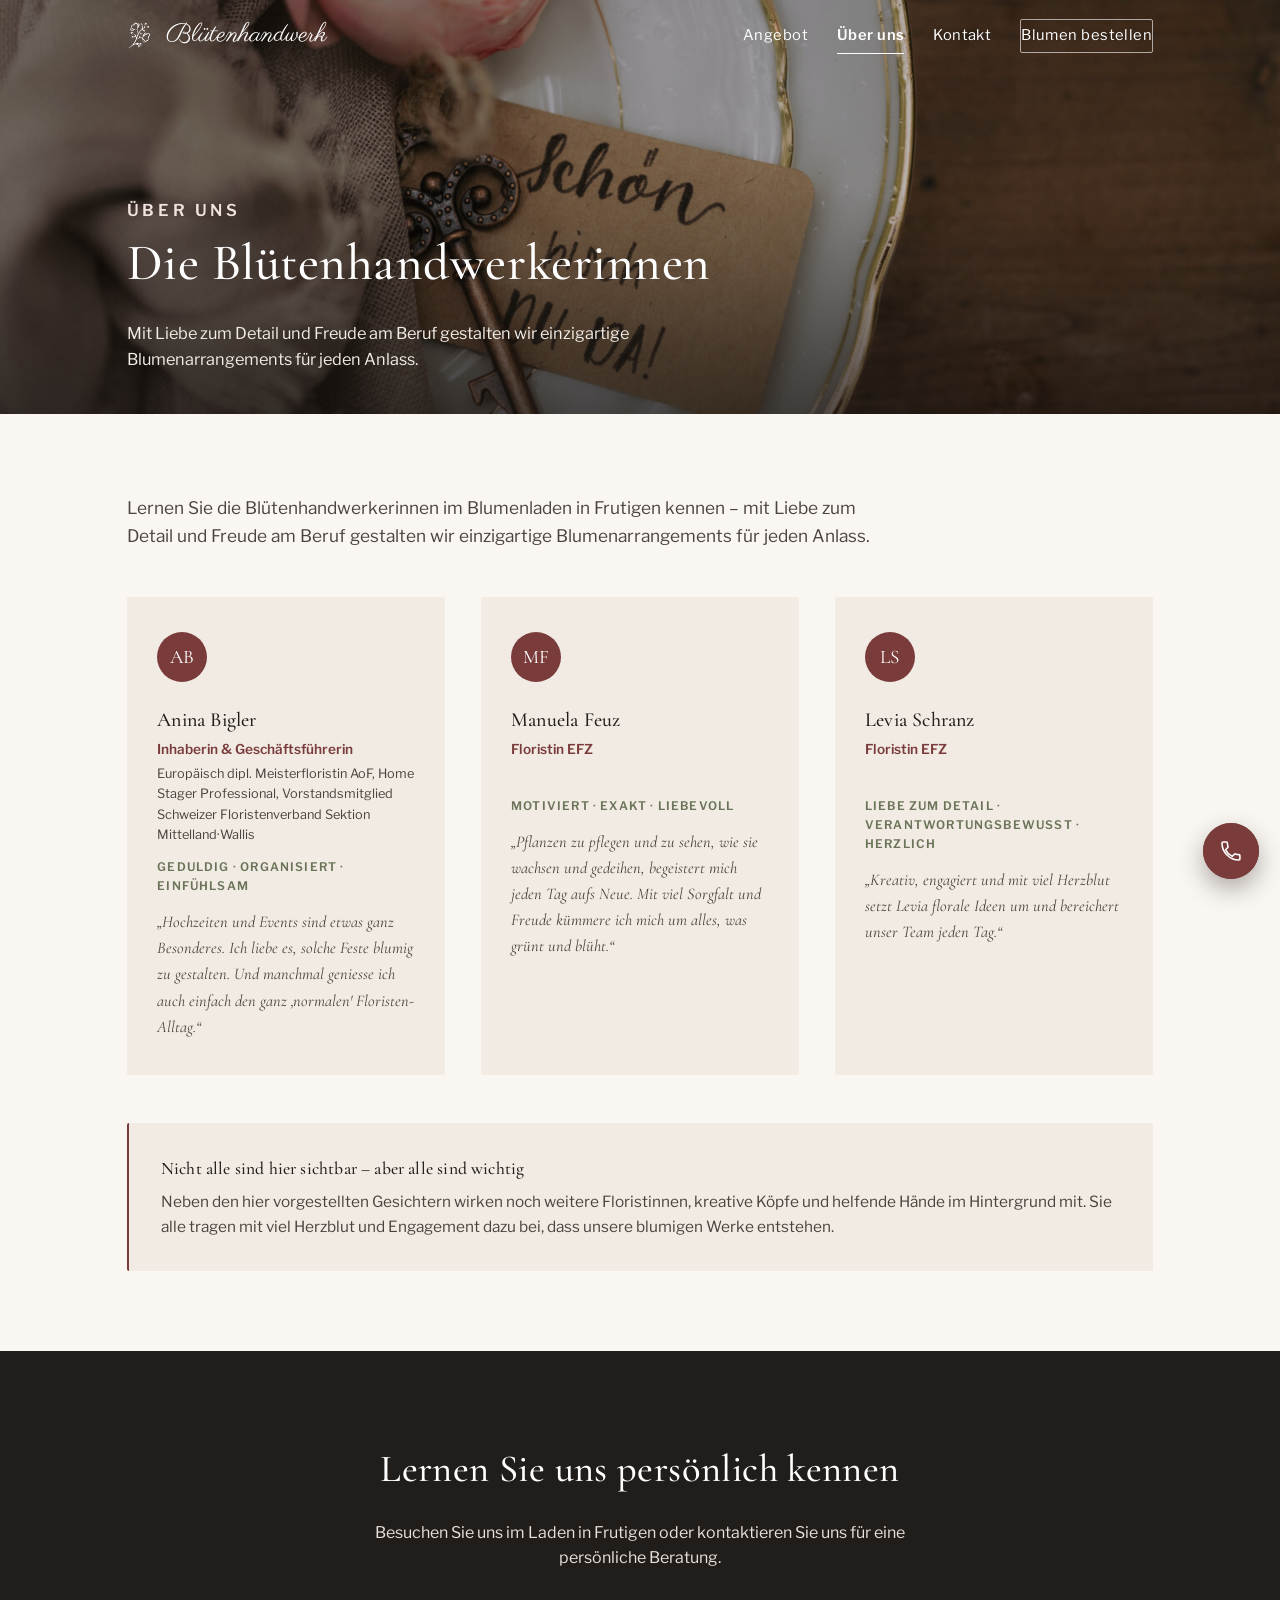
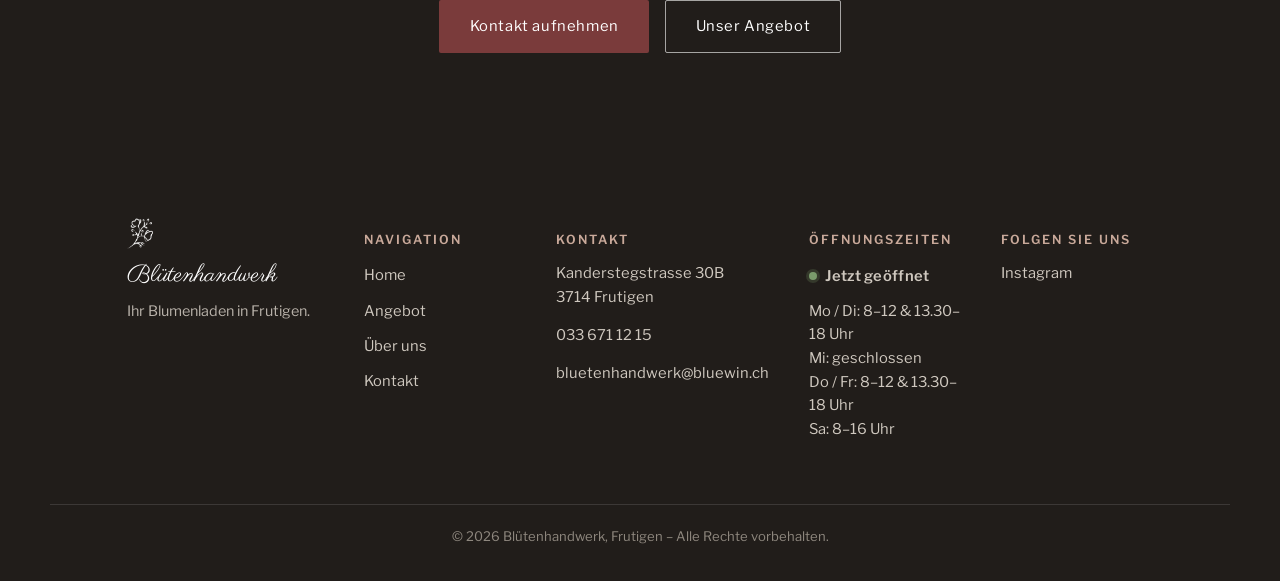
<file: ueber-uns.html>
<!DOCTYPE html>
<html lang="de">
<head>
<meta charset="UTF-8">
<meta name="viewport" content="width=device-width, initial-scale=1.0">
<title>Über uns – Die Blütenhandwerkerinnen | Blütenhandwerk Frutigen</title>
<meta name="description" content="Lernen Sie das Team von Blütenhandwerk kennen – Anina Bigler, Manuela Feuz, Levia Schranz und weitere Floristinnen im Blumenladen Frutigen.">
<link rel="canonical" href="ueber-uns.html">
<link rel="icon" type="image/png" href="assets/img/favicon.png">
<link rel="preconnect" href="https://fonts.googleapis.com">
<link rel="preconnect" href="https://fonts.gstatic.com" crossorigin>
<link href="https://fonts.googleapis.com/css2?family=Libre+Franklin:wght@300;400;500;600;700&family=Cormorant+Garamond:ital,wght@0,400;0,500;0,600;1,400&family=Parisienne&display=swap" rel="stylesheet">
<link rel="stylesheet" href="styles.css">
</head>
<body>

<a class="skip-link" href="#main">Zum Inhalt springen</a>

<header class="site-header" id="siteHeader">
  <div class="header-inner">
    <a href="index.html" class="brand" aria-label="Blütenhandwerk Startseite">
      <img src="assets/img/logo-icon-white.png" alt="" class="brand-icon" aria-hidden="true">
      <span class="brand-word">Blütenhandwerk</span>
    </a>

    <div class="header-actions">
      <nav class="main-nav" id="mainNav" aria-label="Hauptnavigation">
        <a href="angebot.html">Angebot</a>
        <a href="ueber-uns.html" class="current">Über uns</a>
        <a href="kontakt.html">Kontakt</a>
        <a href="kontakt.html#bestellen" class="nav-cta">Blumen bestellen</a>
      </nav>

      <button class="nav-toggle" id="navToggle" aria-label="Menü öffnen" aria-expanded="false" aria-controls="mainNav">
        <span></span><span></span><span></span>
      </button>
    </div>
  </div>
  <div class="nav-backdrop" id="navBackdrop" hidden></div>
</header>

<main id="main">

  <section class="page-banner">
    <img src="assets/img/about.jpg" alt="Floristin von Blütenhandwerk bei der Arbeit">
    <div class="page-banner-scrim"></div>
    <div class="page-banner-content">
      <p class="kicker">Über uns</p>
      <h1>Die Blütenhandwerkerinnen</h1>
      <p>Mit Liebe zum Detail und Freude am Beruf gestalten wir einzigartige Blumenarrangements für jeden Anlass.</p>
    </div>
  </section>

  <section class="team">
    <div class="container">
      <p class="lead team-intro reveal">Lernen Sie die Blütenhandwerkerinnen im Blumenladen in Frutigen kennen – mit Liebe zum Detail und Freude am Beruf gestalten wir einzigartige Blumenarrangements für jeden Anlass.</p>

      <div class="team-grid">
        <div class="team-card reveal">
          <div class="team-avatar">AB</div>
          <h3>Anina Bigler</h3>
          <p class="team-role">Inhaberin &amp; Geschäftsführerin</p>
          <p class="team-meta">Europäisch dipl. Meisterfloristin AoF, Home Stager Professional, Vorstandsmitglied Schweizer Floristenverband Sektion Mittelland·Wallis</p>
          <p class="team-traits">geduldig · organisiert · einfühlsam</p>
          <p class="team-quote">„Hochzeiten und Events sind etwas ganz Besonderes. Ich liebe es, solche Feste blumig zu gestalten. Und manchmal geniesse ich auch einfach den ganz ‚normalen' Floristen-Alltag.“</p>
        </div>

        <div class="team-card reveal">
          <div class="team-avatar">MF</div>
          <h3>Manuela Feuz</h3>
          <p class="team-role">Floristin EFZ</p>
          <p class="team-meta">&nbsp;</p>
          <p class="team-traits">motiviert · exakt · liebevoll</p>
          <p class="team-quote">„Pflanzen zu pflegen und zu sehen, wie sie wachsen und gedeihen, begeistert mich jeden Tag aufs Neue. Mit viel Sorgfalt und Freude kümmere ich mich um alles, was grünt und blüht.“</p>
        </div>

        <div class="team-card reveal">
          <div class="team-avatar">LS</div>
          <h3>Levia Schranz</h3>
          <p class="team-role">Floristin EFZ</p>
          <p class="team-meta">&nbsp;</p>
          <p class="team-traits">Liebe zum Detail · verantwortungsbewusst · herzlich</p>
          <p class="team-quote">„Kreativ, engagiert und mit viel Herzblut setzt Levia florale Ideen um und bereichert unser Team jeden Tag.“</p>
        </div>
      </div>

      <div class="team-note reveal">
        <h3>Nicht alle sind hier sichtbar – aber alle sind wichtig</h3>
        <p>Neben den hier vorgestellten Gesichtern wirken noch weitere Floristinnen, kreative Köpfe und helfende Hände im Hintergrund mit. Sie alle tragen mit viel Herzblut und Engagement dazu bei, dass unsere blumigen Werke entstehen.</p>
      </div>
    </div>
  </section>

  <section class="cta-banner">
    <div class="container">
      <h2>Lernen Sie uns persönlich kennen</h2>
      <p>Besuchen Sie uns im Laden in Frutigen oder kontaktieren Sie uns für eine persönliche Beratung.</p>
      <div class="btn-actions">
        <a href="kontakt.html" class="btn btn-primary">Kontakt aufnehmen</a>
        <a href="angebot.html" class="btn btn-ghost">Unser Angebot</a>
      </div>
    </div>
  </section>

</main>

<footer class="site-footer">
  <div class="container footer-grid">
    <div class="footer-brand">
      <img src="assets/img/logo-icon-white.png" alt="" class="footer-icon" aria-hidden="true">
      <span class="brand-word">Blütenhandwerk</span>
      <p>Ihr Blumenladen in Frutigen.</p>
    </div>

    <div class="footer-col">
      <h4>Navigation</h4>
      <ul>
        <li><a href="index.html">Home</a></li>
        <li><a href="angebot.html">Angebot</a></li>
        <li><a href="ueber-uns.html">Über uns</a></li>
        <li><a href="kontakt.html">Kontakt</a></li>
      </ul>
    </div>

    <div class="footer-col">
      <h4>Kontakt</h4>
      <p>Kanderstegstrasse 30B<br>3714 Frutigen</p>
      <p><a href="tel:+41336711215">033 671 12 15</a></p>
      <p><a href="mailto:bluetenhandwerk@bluewin.ch">bluetenhandwerk@bluewin.ch</a></p>
    </div>

    <div class="footer-col">
      <h4>Öffnungszeiten</h4>
      <p class="open-status" data-open-status style="margin-bottom:.8em;"></p>
      <p>Mo / Di: 8–12 &amp; 13.30–18 Uhr<br>
      Mi: geschlossen<br>
      Do / Fr: 8–12 &amp; 13.30–18 Uhr<br>
      Sa: 8–16 Uhr</p>
    </div>

    <div class="footer-col">
      <h4>Folgen Sie uns</h4>
      <p><a href="https://www.instagram.com/bluetenhandwerk.ch/" target="_blank" rel="noopener">Instagram</a></p>
    </div>
  </div>
  <div class="footer-bottom">
    <p>&copy; <span id="year"></span> Blütenhandwerk, Frutigen – Alle Rechte vorbehalten.</p>
  </div>
</footer>

<a href="tel:+41336711215" class="phone-fab" aria-label="Jetzt anrufen: 033 671 12 15">
  <svg viewBox="0 0 24 24" fill="none" xmlns="http://www.w3.org/2000/svg" aria-hidden="true">
    <path d="M6.6 10.8c1.4 2.8 3.8 5.2 6.6 6.6l2.2-2.2c.3-.3.7-.4 1-.2 1.1.4 2.3.6 3.5.6.6 0 1 .4 1 1V20c0 .6-.4 1-1 1C10.6 21 3 13.4 3 4c0-.6.4-1 1-1h3.4c.6 0 1 .4 1 1 0 1.2.2 2.4.6 3.5.1.4 0 .8-.2 1l-2.2 2.3Z" stroke="currentColor" stroke-width="1.6" stroke-linejoin="round" stroke-linecap="round"/>
  </svg>
</a>

<script src="script.js"></script>
</body>
</html>
</file>
<file: styles.css>
/* ---------- Design tokens ---------- */
:root{
  --ink:#211d1a;
  --ink-soft:#4a443e;
  --paper:#faf7f3;
  --paper-alt:#f1ebe3;
  --line:#e4dcd1;
  --wine:#7a3b3b;
  --wine-dark:#5c2b2b;
  --sage:#6b7458;
  --white:#ffffff;

  --font-body: "Libre Franklin", "Helvetica Neue", Arial, sans-serif;
  --font-serif: "Cormorant Garamond", Georgia, serif;
  --font-script: "Parisienne", cursive;

  --container: 1180px;
  --radius: 2px;
  --ease: cubic-bezier(.22,.61,.36,1);
}

*,*::before,*::after{ box-sizing:border-box; }
html{ scroll-behavior:smooth; }
body.nav-open-lock{ overflow:hidden; }
body{
  margin:0;
  background:var(--paper);
  color:var(--ink);
  font-family:var(--font-body);
  font-weight:400;
  line-height:1.6;
  -webkit-font-smoothing:antialiased;
}
img{ max-width:100%; display:block; }
a{ color:inherit; text-decoration:none; }
h1,h2,h3{ font-family:var(--font-serif); font-weight:500; margin:0 0 .5em; letter-spacing:.01em; }
p{ margin:0 0 1em; }

.container{ max-width:var(--container); margin:0 auto; padding:0 6vw; }
.container.narrow{ max-width:760px; }
.center{ text-align:center; }

.skip-link{
  position:absolute; left:-999px; top:0; background:var(--wine); color:#fff;
  padding:.8em 1.2em; z-index:1000;
}
.skip-link:focus{ left:1em; top:1em; }

.kicker{
  font-family:var(--font-body);
  font-size:.78rem;
  letter-spacing:.22em;
  text-transform:uppercase;
  color:var(--wine);
  margin-bottom:.9em;
  font-weight:600;
}
.kicker.center{ text-align:center; }
.kicker.light{ color:#e7c9c0; }

.lead{ font-size:1.08rem; color:var(--ink-soft); max-width:56ch; }
.lead.center{ margin-left:auto; margin-right:auto; }
.lead.light{ color:#e9e2da; }

/* ---------- Reveal animation ---------- */
.reveal{
  opacity:0;
  transform:translateY(22px);
  transition:opacity .8s var(--ease), transform .8s var(--ease);
}
.reveal.is-visible{ opacity:1; transform:translateY(0); }

/* ---------- Buttons ---------- */
.btn{
  display:inline-flex; align-items:center; justify-content:center;
  padding:.95em 2em;
  font-size:.92rem;
  letter-spacing:.04em;
  border-radius:var(--radius);
  border:1px solid transparent;
  cursor:pointer;
  transition:background .3s var(--ease), color .3s var(--ease), border-color .3s var(--ease), transform .3s var(--ease);
}
.btn-primary{ background:var(--wine); color:#fff; }
.btn-primary:hover{ background:var(--wine-dark); transform:translateY(-2px); }
.btn-ghost{ background:transparent; color:#fff; border-color:rgba(255,255,255,.6); }
.btn-ghost:hover{ background:rgba(255,255,255,.12); border-color:#fff; }
.btn-ghost-dark{ background:transparent; color:var(--ink); border-color:var(--ink); }
.btn-ghost-dark:hover{ background:var(--ink); color:#fff; }
.btn-block{ width:100%; }

/* ---------- Header ---------- */
.site-header{
  position:fixed; top:0; left:0; right:0; z-index:200;
  padding:1.1em 0;
  transition:background .35s var(--ease), padding .35s var(--ease), box-shadow .35s var(--ease);
}
.header-inner{
  max-width:var(--container); margin:0 auto; padding:0 6vw;
  display:flex; align-items:center; justify-content:space-between;
}
.brand{ display:flex; align-items:center; gap:.6em; }
.brand-icon{ width:30px; height:auto; }
.brand-word{
  font-family:var(--font-script);
  font-size:1.6rem;
  color:#fff;
  line-height:1;
  transition:color .35s var(--ease);
}
.header-actions{ display:flex; align-items:center; gap:1.4em; }

.main-nav{ display:flex; align-items:center; gap:1.8em; position:relative; z-index:95; }
.main-nav a{
  color:#fff; font-size:.92rem; letter-spacing:.03em;
  padding:.3em 0; position:relative;
  transition:color .3s var(--ease);
}
.main-nav a:not(.nav-cta)::after{
  content:""; position:absolute; left:0; right:0; bottom:-2px; height:1px;
  background:currentColor; transform:scaleX(0); transform-origin:right;
  transition:transform .3s var(--ease);
}
.main-nav a:not(.nav-cta):hover::after{ transform:scaleX(1); transform-origin:left; }
.nav-cta{
  border:1px solid rgba(255,255,255,.6); padding:.55em 1.3em; border-radius:var(--radius);
}
.nav-cta:hover{ background:#fff; color:var(--ink); }

.site-header.scrolled{
  background:rgba(250,247,243,.92);
  backdrop-filter:blur(10px);
  box-shadow:0 1px 0 var(--line);
  padding:.7em 0;
}
.site-header.scrolled .brand-word{ color:var(--ink); }
.site-header.scrolled .main-nav a{ color:var(--ink); }
.site-header.scrolled .nav-cta{ border-color:var(--ink); }
.site-header.scrolled .nav-cta:hover{ background:var(--ink); color:#fff; }
.site-header.scrolled .brand-icon{ filter:invert(12%) sepia(8%) saturate(600%) hue-rotate(0deg); }
.site-header.scrolled .nav-toggle span{ background:var(--ink); }

.nav-toggle{
  display:none; flex-direction:column; gap:5px; background:none; border:0; cursor:pointer; padding:.5em;
  position:relative; z-index:100;
}
.nav-toggle span{
  width:24px; height:2px; background:#fff;
  transition:background .3s var(--ease), transform .3s var(--ease), opacity .3s var(--ease);
}
.nav-toggle.active span:nth-child(1){ transform:translateY(7px) rotate(45deg); }
.nav-toggle.active span:nth-child(2){ opacity:0; }
.nav-toggle.active span:nth-child(3){ transform:translateY(-7px) rotate(-45deg); }
.nav-toggle.active span{ background:#fff; }

.nav-backdrop{
  position:fixed; inset:0; background:rgba(20,16,14,.4);
  opacity:0; pointer-events:none;
  transition:opacity .3s var(--ease);
  z-index:90;
}
.nav-backdrop.visible{ opacity:1; pointer-events:auto; }

/* ---------- Hero ---------- */
.hero{
  position:relative;
  height:100vh; /* fallback for browsers without svh support */
  height:100svh;
  min-height:560px;
  overflow:hidden;
}
.hero-media{ position:absolute; inset:0; }
.hero-media img{ width:100%; height:100%; object-fit:cover; }
.hero-scrim{
  position:absolute; inset:0;
  background:linear-gradient(180deg, rgba(20,16,14,.35) 0%, rgba(20,16,14,.15) 40%, rgba(20,16,14,.55) 100%);
}
.hero-content{
  position:relative; z-index:2; height:100%;
  display:flex; flex-direction:column; align-items:center; justify-content:center;
  text-align:center; color:#fff; padding:0 6vw;
}
.hero-icon{ width:52px; height:auto; margin-bottom:1.2em; opacity:.95; }
.hero .eyebrow{
  text-transform:uppercase; letter-spacing:.28em; font-size:.78rem; margin-bottom:1em; color:#f1e4de;
}
.hero h1{
  font-size:clamp(2.6rem, 6vw, 5rem); line-height:1.05; margin-bottom:.4em; color:#fff;
}
.hero-sub{
  max-width:540px; font-size:1.08rem; color:#f2ece5; margin-bottom:1.8em;
}
.hero-actions{ display:flex; gap:1em; flex-wrap:wrap; justify-content:center; }

.scroll-hint{
  position:absolute; left:50%; bottom:2.2em; transform:translateX(-50%);
  width:26px; height:42px; border:1px solid rgba(255,255,255,.6); border-radius:20px;
  z-index:2;
}
.scroll-hint span{
  position:absolute; top:8px; left:50%; width:4px; height:4px; margin-left:-2px;
  background:#fff; border-radius:50%; animation:scrollDot 1.8s infinite;
}
@keyframes scrollDot{
  0%{ opacity:1; transform:translateY(0); }
  70%{ opacity:0; transform:translateY(16px); }
  100%{ opacity:0; transform:translateY(0); }
}

/* ---------- Intro ---------- */
.intro{ padding:7em 0 5em; }
.intro h2{ font-size:clamp(1.9rem,3vw,2.6rem); }

/* ---------- Angebot ---------- */
.angebot{ padding:4em 0 6em; background:var(--paper-alt); }
.angebot h2{ font-size:clamp(1.9rem,3vw,2.6rem); margin-bottom:1.4em; }
.angebot-grid{
  display:grid; grid-template-columns:repeat(3, 1fr); gap:2.2em;
}
.angebot-card h3{ font-size:1.3rem; margin-bottom:.35em; }
.angebot-card p{ color:var(--ink-soft); font-size:.96rem; margin-bottom:0; }
.angebot-img{
  aspect-ratio:4/3; overflow:hidden; border-radius:var(--radius); margin-bottom:1em;
}
.angebot-img img{ width:100%; height:100%; object-fit:cover; transition:transform .6s var(--ease); }
.angebot-card:hover .angebot-img img{ transform:scale(1.06); }

/* ---------- Warum ---------- */
.warum{ padding:6em 0; }
.warum h2{ font-size:clamp(1.9rem,3vw,2.6rem); margin-bottom:1.6em; }
.warum-grid{
  display:grid; grid-template-columns:repeat(3,1fr); gap:3em;
  text-align:center;
}
.warum-icon{ width:44px; height:44px; color:var(--wine); margin-bottom:1em; }
.warum-item h3{ font-size:1.2rem; margin-bottom:.4em; }
.warum-item p{ color:var(--ink-soft); font-size:.95rem; max-width:32ch; margin:0 auto; }

/* ---------- About ---------- */
.about{ padding:5em 0; background:var(--paper-alt); }
.about-grid{
  display:grid; grid-template-columns:1fr 1fr; gap:4.5em; align-items:center;
}
.about-media img{ border-radius:var(--radius); }
.about h2{ font-size:clamp(1.9rem,3vw,2.4rem); }
.about blockquote{
  font-family:var(--font-serif); font-style:italic; font-size:1.3rem;
  color:var(--wine-dark); margin:1.4em 0 .4em; padding-left:1em; border-left:2px solid var(--wine);
}
.quote-attr{ font-size:.85rem; letter-spacing:.03em; color:var(--ink-soft); }

/* ---------- Bestellen ---------- */
.bestellen{ padding:6em 0; background:var(--ink); color:#fff; }
.bestellen h2{ color:#fff; font-size:clamp(1.9rem,3vw,2.5rem); margin-bottom:.6em; }
.bestellen-grid{
  margin-top:3em;
  display:grid; grid-template-columns:repeat(4,1fr); gap:1px;
  background:rgba(255,255,255,.14);
  border:1px solid rgba(255,255,255,.14);
}
.bestellen-item{
  background:var(--ink); padding:2em 1.4em; display:flex; flex-direction:column; gap:.4em;
  transition:background .3s var(--ease);
}
a.bestellen-item:hover{ background:#2c2521; }
.bestellen-label{ font-size:.72rem; letter-spacing:.16em; text-transform:uppercase; color:#c9a99a; }
.bestellen-value{ font-family:var(--font-serif); font-size:1.25rem; }
.bestellen-note{ font-size:.78rem; color:#b9b2aa; }

/* ---------- Kontakt ---------- */
.kontakt{ padding:6em 0; }
.kontakt-grid{
  display:grid; grid-template-columns:1fr 1fr; gap:4.5em;
}
.kontakt h2{ font-size:clamp(1.7rem,2.6vw,2.2rem); }
.kontakt-details{ margin-top:2em; }
.kontakt-details p{ margin-bottom:1.4em; }
.oeffnungszeiten{ color:var(--ink-soft); }
.social-link{
  display:inline-block; color:var(--wine); font-weight:600; font-size:.92rem;
  border-bottom:1px solid transparent; transition:border-color .3s var(--ease);
}
.social-link:hover{ border-color:var(--wine); }

.kontakt-form{
  background:var(--paper-alt); padding:2.4em; border-radius:var(--radius);
}
.form-row{ margin-bottom:1.3em; display:flex; flex-direction:column; gap:.4em; }
.form-row label{ font-size:.82rem; letter-spacing:.03em; color:var(--ink-soft); }
.form-row input, .form-row textarea{
  font-family:var(--font-body); font-size:.98rem;
  padding:.8em .9em; border:1px solid var(--line); background:#fff;
  border-radius:var(--radius); color:var(--ink); resize:vertical;
  transition:border-color .3s var(--ease);
}
.form-row input:focus, .form-row textarea:focus{ outline:none; border-color:var(--wine); }
.form-note{ margin-top:1em; font-size:.88rem; color:var(--sage); min-height:1.2em; }

/* ---------- Standort ---------- */
.standort{ height:420px; }
.standort iframe{ width:100%; height:100%; border:0; filter:grayscale(.15); }

/* ---------- Footer ---------- */
.site-footer{ background:var(--ink); color:#e9e2da; padding:4.5em 0 0; }
.footer-grid{
  display:grid; grid-template-columns:1.3fr 1fr 1fr 1fr 1fr; gap:2.5em;
  padding-bottom:3em; border-bottom:1px solid rgba(255,255,255,.12);
}
.footer-brand{ display:flex; flex-direction:column; align-items:flex-start; }
.footer-icon{ width:34px; margin-bottom:.6em; }
.footer-brand .brand-word{ color:#fff; font-size:1.5rem; margin-bottom:.5em; }
.footer-brand p{ color:#b9b2aa; font-size:.9rem; }
.footer-col h4{
  font-family:var(--font-body); font-size:.78rem; letter-spacing:.16em; text-transform:uppercase;
  color:#c9a99a; margin-bottom:1em; font-weight:600;
}
.footer-col p{ color:#cfc8bf; font-size:.92rem; }
.footer-col a:hover{ color:#fff; }
.footer-bottom{ text-align:center; padding:1.6em 0; font-size:.82rem; color:#8f887f; }

/* ---------- Responsive ---------- */
@media (max-width:980px){
  .angebot-grid{ grid-template-columns:repeat(2,1fr); }
  .about-grid, .kontakt-grid{ grid-template-columns:1fr; gap:2.5em; }
  .warum-grid{ grid-template-columns:1fr; gap:2.4em; }
  .bestellen-grid{ grid-template-columns:repeat(2,1fr); }
  .footer-grid{ grid-template-columns:1fr 1fr; }
}

@media (max-width:760px){
  .main-nav{
    position:fixed; top:0; right:0; height:100vh; height:100svh; width:min(78vw,320px);
    background:var(--ink); flex-direction:column; align-items:flex-start;
    padding:6.5em 2em 2em; gap:1.6em;
    transform:translateX(100%); transition:transform .4s var(--ease);
  }
  .main-nav.open{ transform:translateX(0); }
  .main-nav a{ color:#fff; font-size:1.05rem; }
  .nav-cta{ margin-top:.6em; }
  .nav-toggle{ display:flex; }
  .site-header.scrolled .nav-toggle span,
  .nav-toggle span{ background:#fff; }
  .site-header .nav-toggle span{ background:#fff; }
  .site-header.scrolled .nav-toggle span{ background:var(--ink); }

  .angebot-grid{ grid-template-columns:1fr; }
  .bestellen-grid{ grid-template-columns:1fr; }
  .footer-grid{ grid-template-columns:1fr; gap:2em; }
  .kontakt-form{ padding:1.8em; }
}

/* ---------- Phone floating action button ---------- */
.phone-fab{
  position:fixed;
  right:1.3em;
  bottom:calc(1.3em + env(safe-area-inset-bottom, 0px));
  z-index:80;
  width:56px; height:56px;
  display:flex; align-items:center; justify-content:center;
  border-radius:50%;
  background:var(--wine);
  color:#fff;
  box-shadow:0 10px 24px rgba(33,22,20,.35);
  transition:background .3s var(--ease), transform .3s var(--ease), box-shadow .3s var(--ease);
}
.phone-fab::before{
  content:"";
  position:absolute; inset:0; border-radius:50%;
  border:1px solid var(--wine);
  animation:phoneRing 2.6s ease-out infinite;
}
.phone-fab svg{ width:24px; height:24px; }
.phone-fab:hover{
  background:var(--wine-dark);
  transform:translateY(-3px);
  box-shadow:0 14px 28px rgba(33,22,20,.4);
}

@keyframes phoneRing{
  0%{ transform:scale(1); opacity:.55; }
  100%{ transform:scale(1.7); opacity:0; }
}

@media (max-width:760px){
  .phone-fab{ width:52px; height:52px; right:1em; bottom:calc(1em + env(safe-area-inset-bottom, 0px)); }
  .phone-fab svg{ width:22px; height:22px; }
}

/* ---------- Active nav link ---------- */
.main-nav a.current{ font-weight:600; }
.main-nav a.current:not(.nav-cta)::after{ transform:scaleX(1); transform-origin:left; }

/* ---------- Interior page banner ---------- */
.page-banner{
  position:relative;
  min-height:340px; height:46vh; height:46svh;
  overflow:hidden;
  display:flex; align-items:flex-end;
}
.page-banner img{ position:absolute; inset:0; width:100%; height:100%; object-fit:cover; }
.page-banner-scrim{
  position:absolute; inset:0;
  background:linear-gradient(180deg, rgba(20,16,14,.32) 0%, rgba(20,16,14,.3) 45%, rgba(20,16,14,.72) 100%);
}
.page-banner-content{
  position:relative; z-index:1; width:100%;
  padding:7em 6vw 2.6em; max-width:var(--container); margin:0 auto; color:#fff;
}
.page-banner-content .kicker{ color:#f1e4de; }
.page-banner-content h1{ color:#fff; font-size:clamp(2.1rem,4.4vw,3.2rem); margin-bottom:.3em; }
.page-banner-content p{ color:#f1ece5; max-width:60ch; margin:0; font-size:1.02rem; }

/* ---------- CTA banner ---------- */
.cta-banner{ padding:5.5em 0; text-align:center; background:var(--ink); color:#fff; }
.cta-banner h2{ color:#fff; font-size:clamp(1.8rem,3vw,2.4rem); margin-bottom:.5em; }
.cta-banner p{ color:#e9e2da; max-width:52ch; margin:0 auto 1.8em; }
.cta-banner .btn-actions{ display:flex; gap:1em; justify-content:center; flex-wrap:wrap; }

/* ---------- Section CTA link ---------- */
.section-cta{ text-align:center; margin-top:3em; }

/* ---------- Open / closed status badge ---------- */
.open-status{
  display:inline-flex; align-items:center; gap:.55em;
  font-size:.85rem; font-weight:600; letter-spacing:.02em;
}
.open-status .dot{
  width:8px; height:8px; border-radius:50%;
  background:#7a9b6b; box-shadow:0 0 0 3px rgba(122,155,107,.22);
  flex-shrink:0;
}
.open-status.is-closed .dot{
  background:#b25b5b; box-shadow:0 0 0 3px rgba(178,91,91,.18);
}

/* ---------- Team (Über uns) ---------- */
.team{ padding:5em 0; }
.team-intro{ max-width:64ch; }
.team-grid{
  display:grid; grid-template-columns:repeat(3,1fr); gap:2.2em;
  margin-top:3em;
}
.team-card{
  background:var(--paper-alt); padding:2.2em 1.9em; border-radius:var(--radius);
}
.team-avatar{
  width:50px; height:50px; border-radius:50%;
  background:var(--wine); color:#fff;
  display:flex; align-items:center; justify-content:center;
  font-family:var(--font-serif); font-size:1.2rem; margin-bottom:1.1em;
}
.team-card h3{ font-size:1.25rem; margin-bottom:.15em; }
.team-role{ font-size:.85rem; color:var(--wine); font-weight:600; margin-bottom:.25em; }
.team-meta{ font-size:.8rem; color:var(--ink-soft); margin-bottom:1em; }
.team-traits{
  font-size:.74rem; letter-spacing:.1em; text-transform:uppercase;
  color:var(--sage); margin-bottom:1.1em; font-weight:600;
}
.team-quote{
  font-family:var(--font-serif); font-style:italic; color:var(--ink-soft);
  font-size:1.02rem; margin-bottom:0;
}
.team-note{
  margin-top:3em; padding:2em; background:var(--paper-alt);
  border-left:2px solid var(--wine); border-radius:var(--radius);
}
.team-note h3{ font-size:1.1rem; margin-bottom:.4em; }
.team-note p{ color:var(--ink-soft); margin-bottom:0; font-size:.96rem; }

/* ---------- Workshops (Angebot) ---------- */
.workshop{ padding:5.5em 0; background:var(--paper-alt); }
.workshop-grid{
  display:grid; grid-template-columns:1fr 1fr; gap:2.2em; margin-top:3em;
}
.workshop-card{
  background:#fff; padding:2.2em; border-radius:var(--radius); border:1px solid var(--line);
}
.workshop-card h3{ font-size:1.25rem; margin-bottom:.5em; }
.workshop-card p{ color:var(--ink-soft); font-size:.96rem; margin-bottom:1.3em; }

/* ---------- Footer navigation column ---------- */
.footer-col ul{ list-style:none; margin:0; padding:0; }
.footer-col ul li{ margin-bottom:.6em; }
.footer-col ul a{ color:#cfc8bf; font-size:.92rem; }
.footer-col ul a:hover{ color:#fff; }

@media (max-width:980px){
  .team-grid{ grid-template-columns:1fr; }
  .workshop-grid{ grid-template-columns:1fr; }
}
</file>
